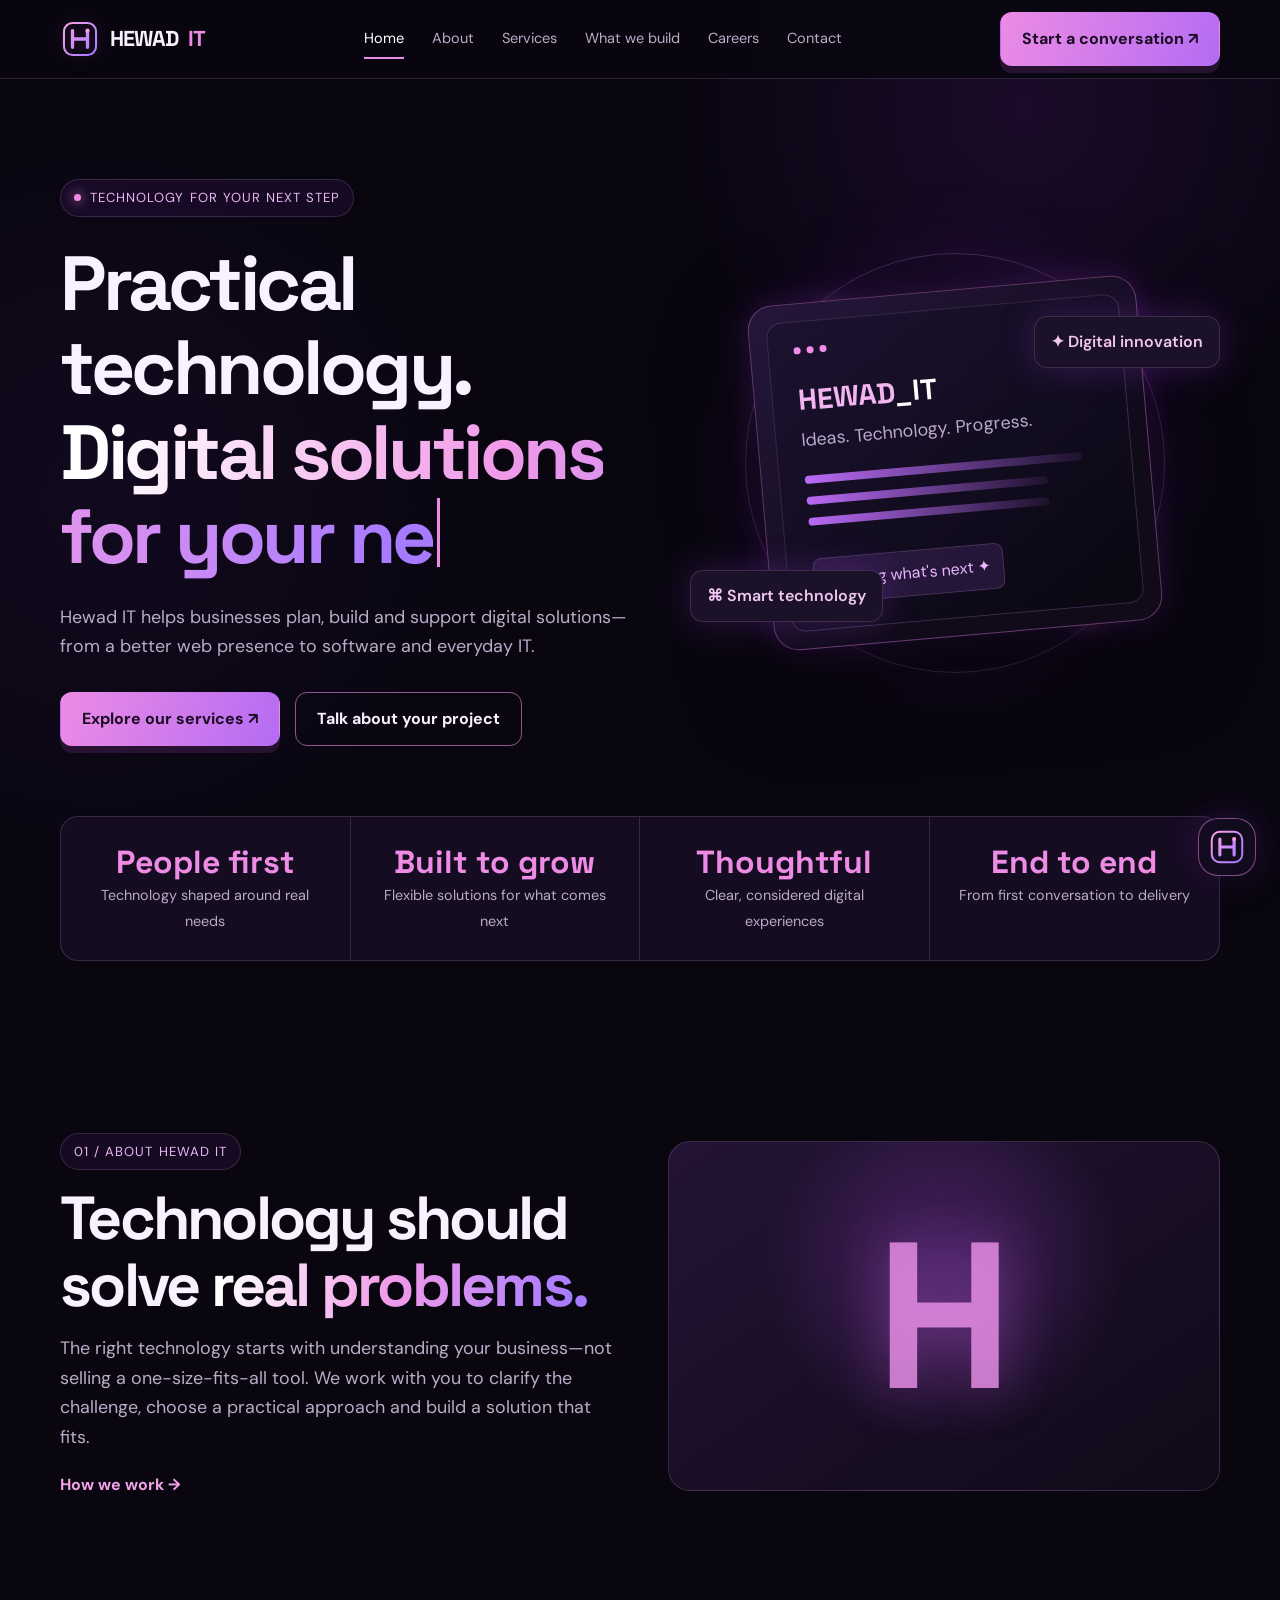
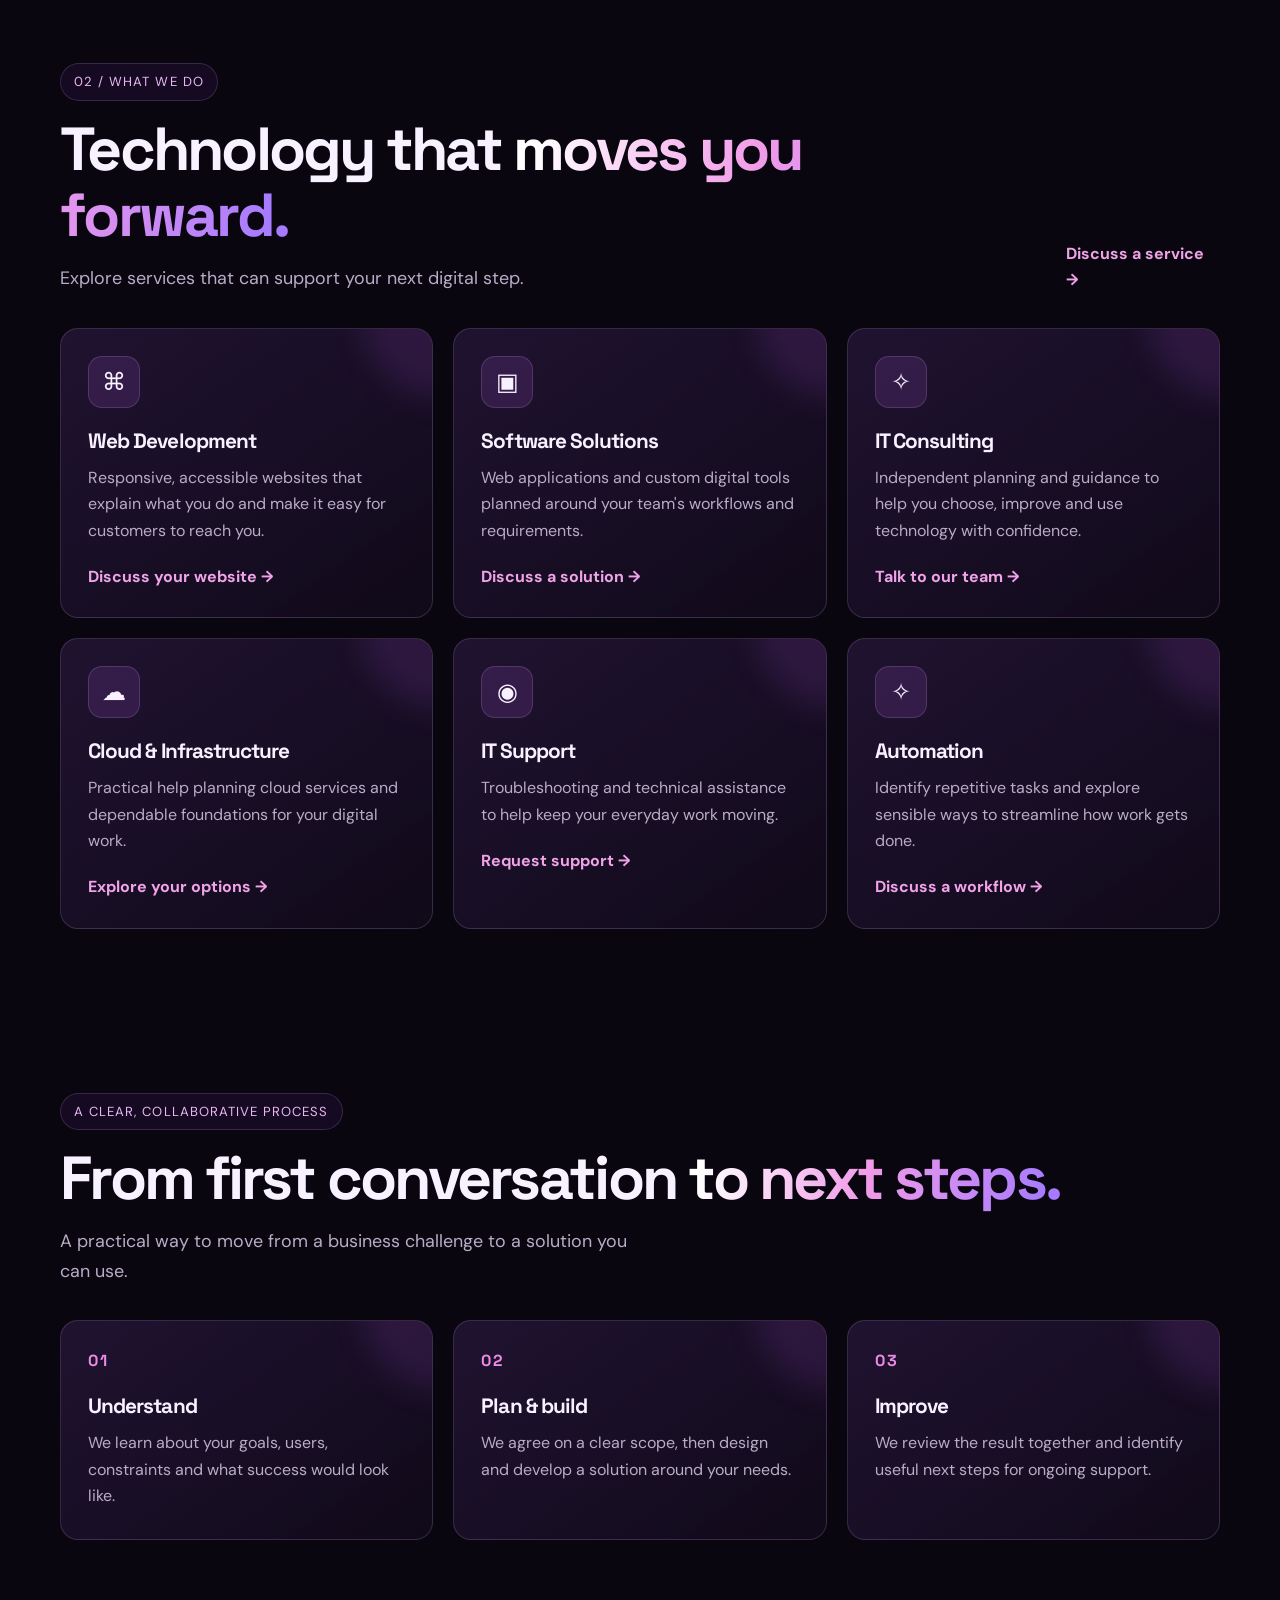
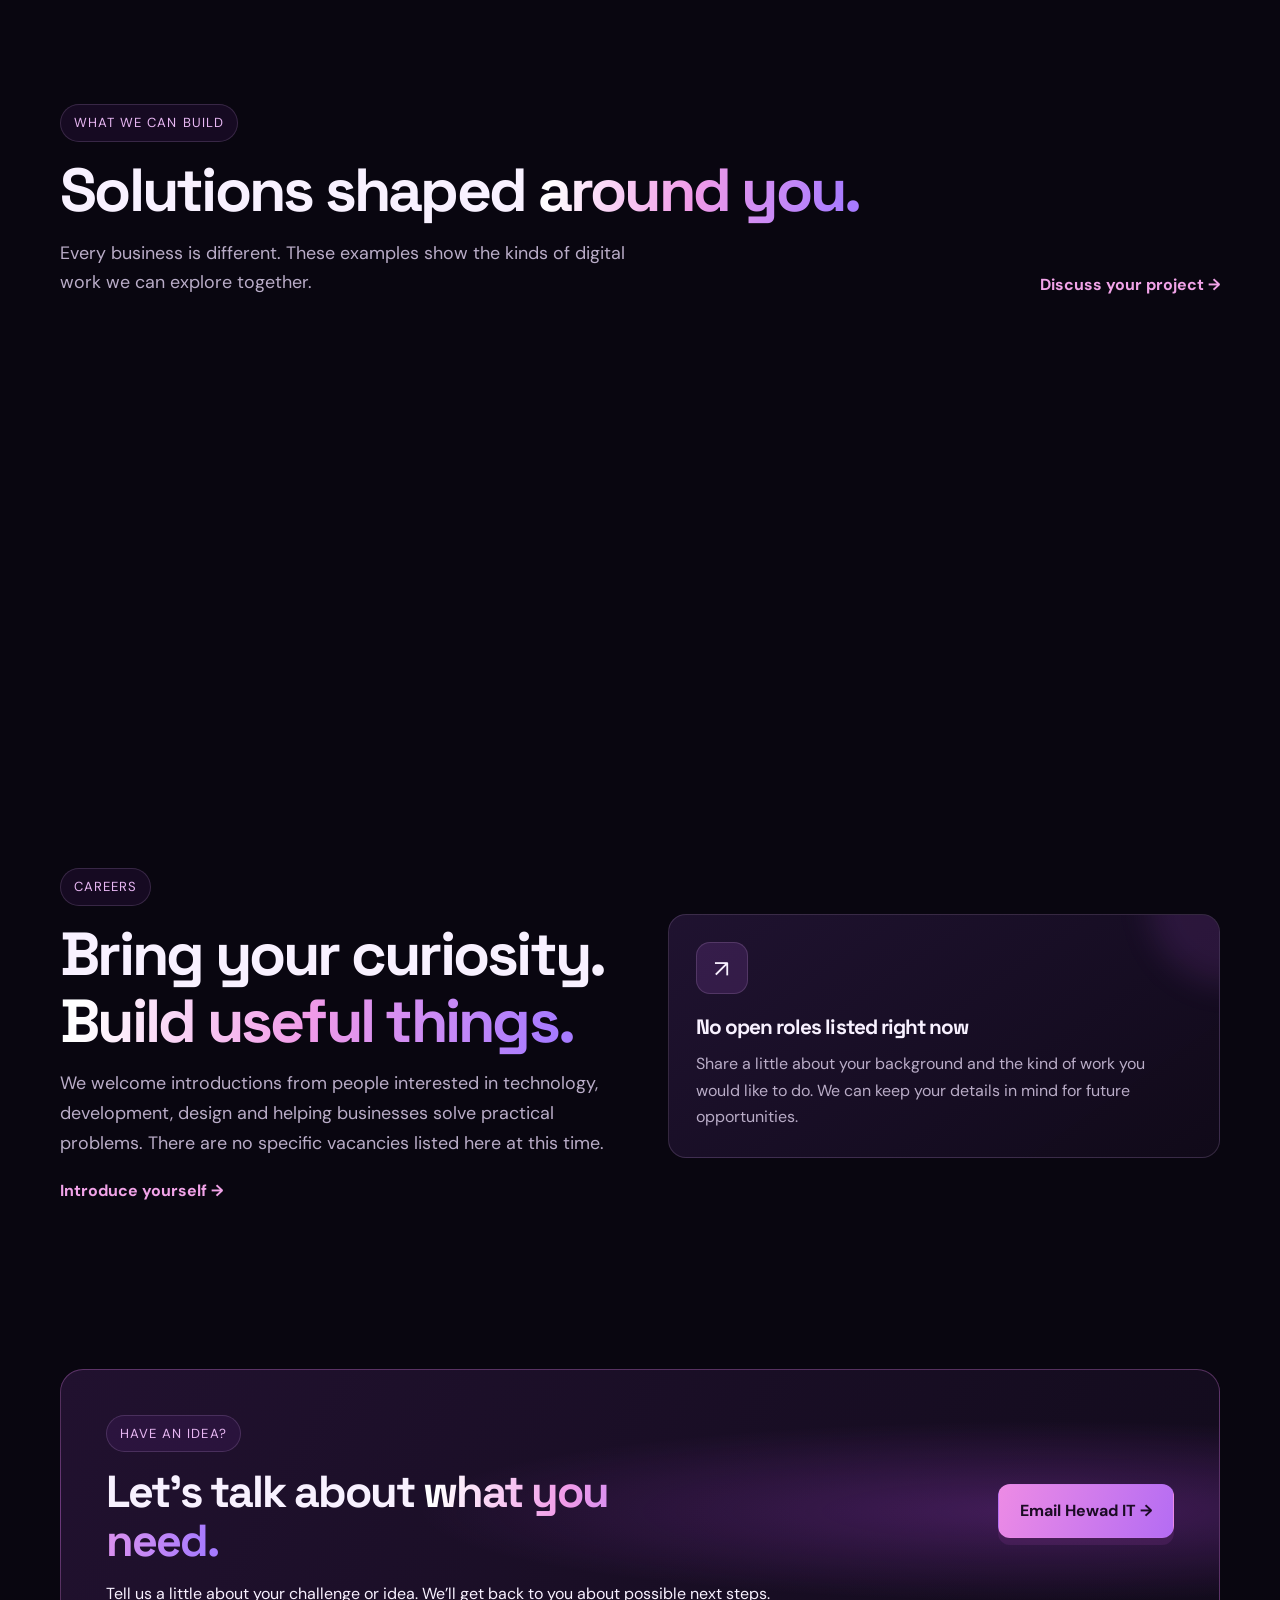
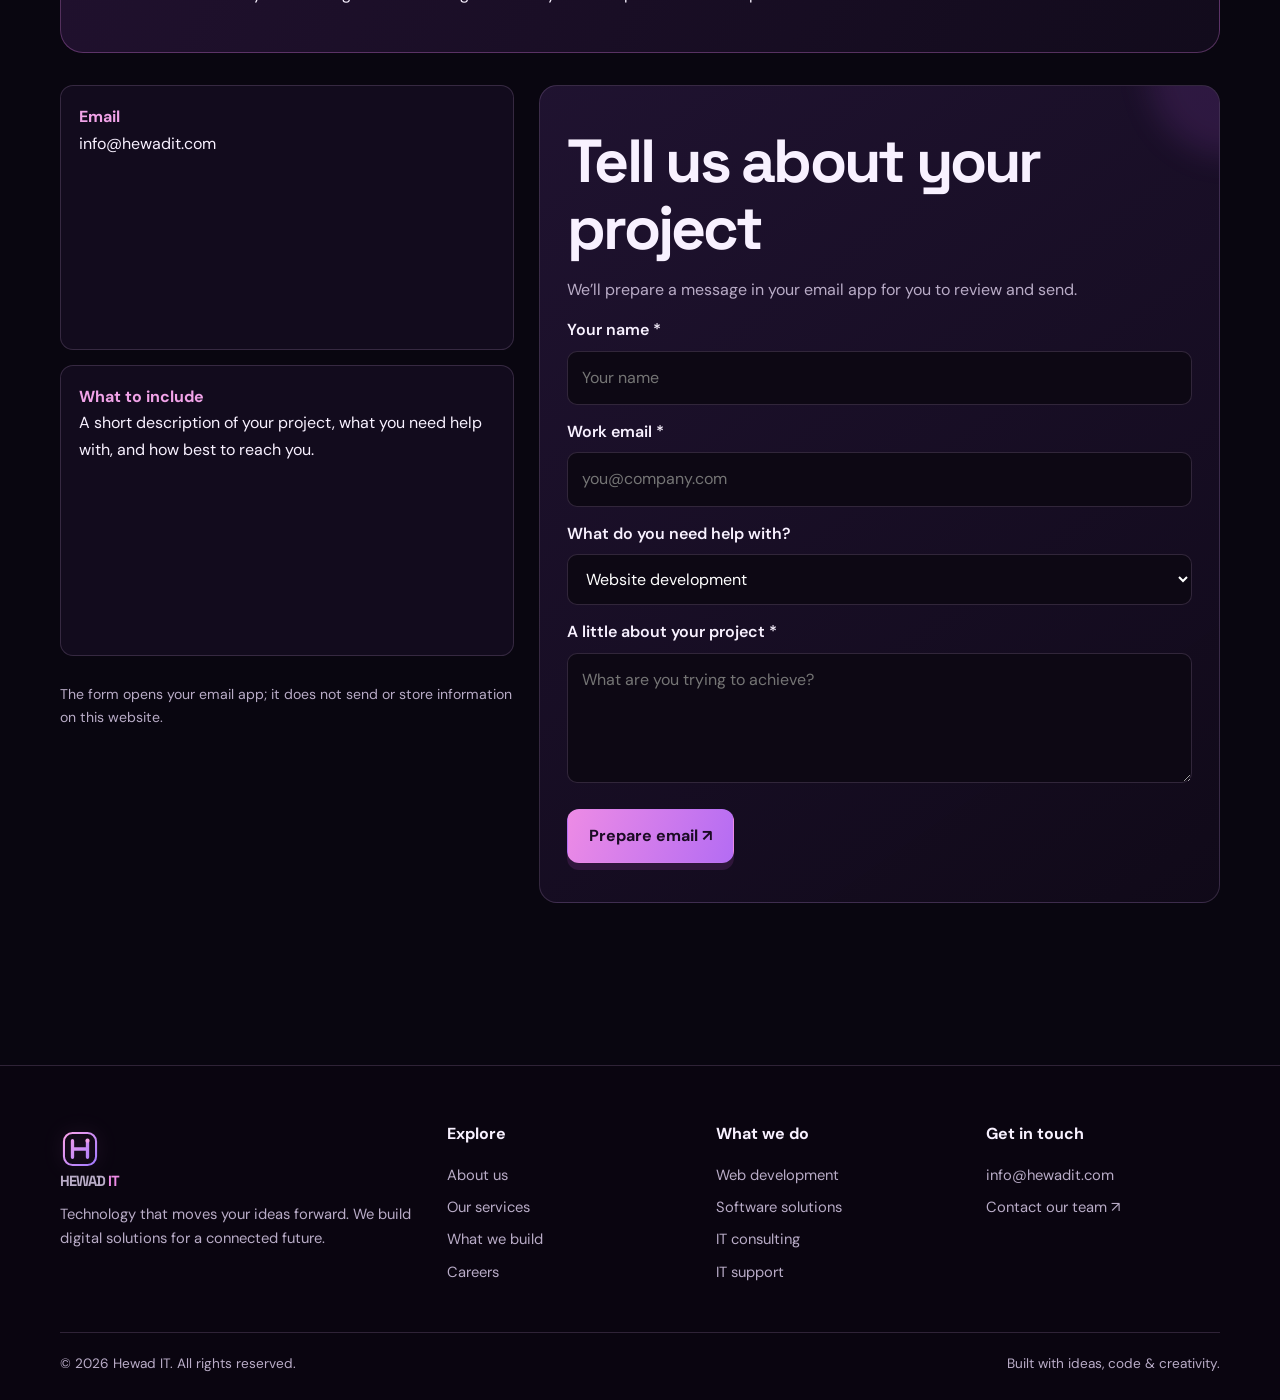
<file: index.html>
<!DOCTYPE html>
<html lang="en" class="one-page">
<head>
    <meta charset="UTF-8">
    <meta name="viewport" content="width=device-width, initial-scale=1.0">
    <meta name="description" content="Hewad IT helps businesses plan, build and support useful digital solutions, from websites and software to IT consulting.">
    <meta name="theme-color" content="#090610">
    <title>Hewad IT | Technology for your next step</title>
    <link rel="icon" type="image/svg+xml" href="images/hewad-logo.svg">
    <link rel="stylesheet" href="style.css">
</head>
<body>

<header class="site-header">
    <div class="container navbar">
        <a class="brand" href="#home" aria-label="Hewad IT home">
            <img class="brand-mark" src="images/hewad-logo.svg" alt=""> HEWAD <span>IT</span>
        </a>

        <nav class="nav-links" aria-label="Main navigation">
            <a class="active" href="#home" aria-current="page">Home</a>
            <a href="#about">About</a>
            <a href="#services">Services</a>
            <a href="#work">What we build</a>
            <a href="#careers">Careers</a>
            <a href="#contact">Contact</a>
        </nav>

        <div class="nav-actions">
            <a class="btn" href="#contact">Start a conversation ↗</a>
            <button class="menu-toggle" aria-label="Open menu" aria-expanded="false">☰</button>
        </div>
    </div>
</header>

<main>
    <!-- HERO SECTION -->
    <section class="container hero" id="home">
        <div>
            <span class="eyebrow">
                <i class="dot"></i> Technology for your next step
            </span>

            <h1>
                Practical technology.
                <span class="sr-only">Digital solutions for your next step</span>
                <span
                    class="gradient-text"
                    data-typing
                    data-phrases="Digital solutions for your next step|Smarter ways to work|Technology that moves you forward"
                    aria-hidden="true"
                >Digital solutions for your next step</span><span class="cursor" aria-hidden="true"></span>
            </h1>

            <p>
                Hewad IT helps businesses plan, build and support digital
                solutions—from a better web presence to software and everyday IT.
            </p>

            <div class="hero-buttons">
                <a class="btn" href="#services">Explore our services ↗</a>
                <a class="btn btn-outline" href="#contact">Talk about your project</a>
            </div>
        </div>

        <div class="hero-art">
            <div class="orbit"></div>

            <div class="device">
                <div class="device-screen">
                    <div class="screen-top">
                        <i></i><i></i><i></i>
                    </div>

                    <div class="screen-logo">
                        HEWAD<span>_IT</span>
                    </div>

                    <p>Ideas. Technology. Progress.</p>

                    <div class="code-line"></div>
                    <div class="code-line"></div>
                    <div class="code-line"></div>

                    <div class="screen-chip">
                        Building what's next ✦
                    </div>
                </div>
            </div>

            <div class="floating-tag tag-one">
                ✦ Digital innovation
            </div>

            <div class="floating-tag tag-two">
                ⌘ Smart technology
            </div>
        </div>
    </section>

    <!-- STATISTICS -->
    <div class="container stats" aria-label="How we work">
        <div class="stat">
            <strong>People first</strong>
            <span>Technology shaped around real needs</span>
        </div>

        <div class="stat">
            <strong>Built to grow</strong>
            <span>Flexible solutions for what comes next</span>
        </div>

        <div class="stat">
            <strong>Thoughtful</strong>
            <span>Clear, considered digital experiences</span>
        </div>

        <div class="stat">
            <strong>End to end</strong>
            <span>From first conversation to delivery</span>
        </div>
    </div>

    <!-- ABOUT PREVIEW -->
    <section class="section container" id="about">
        <div class="split reveal">
            <div>
                <span class="eyebrow">01 / About Hewad IT</span>

                <h2>
                    Technology should solve
                    <span class="gradient-text">real problems.</span>
                </h2>

                <p class="section-intro">
                    The right technology starts with understanding your
                    business—not selling a one-size-fits-all tool. We work
                    with you to clarify the challenge, choose a practical
                    approach and build a solution that fits.
                </p>

                <a class="text-link" href="#approach">
                    How we work →
                </a>
            </div>

            <div class="visual-panel">
                <div class="big-h">H</div>
            </div>
        </div>
    </section>

    <!-- SERVICES PREVIEW -->
    <section class="section container" id="services">
        <div class="section-head reveal">
            <div>
                <span class="eyebrow">02 / What we do</span>

                <h2>
                    Technology that
                    <span class="gradient-text">moves you forward.</span>
                </h2>

                <p class="section-intro">
                    Explore services that can support your next digital step.
                </p>
            </div>

            <a class="text-link" href="#contact">Discuss a service →</a>
        </div>

        <div class="grid-3">
            <article class="card reveal">
                <div class="icon-box">⌘</div>
                <h3>Web Development</h3>
                <p>Responsive, accessible websites that explain what you do and make it easy for customers to reach you.</p>
                <a class="text-link" href="#contact">Discuss your website →</a>
            </article>

            <article class="card reveal">
                <div class="icon-box">▣</div>
                <h3>Software Solutions</h3>
                <p>Web applications and custom digital tools planned around your team's workflows and requirements.</p>
                <a class="text-link" href="#contact">Discuss a solution →</a>
            </article>

            <article class="card reveal">
                <div class="icon-box">✧</div>
                <h3>IT Consulting</h3>
                <p>Independent planning and guidance to help you choose, improve and use technology with confidence.</p>
                <a class="text-link" href="#contact">Talk to our team →</a>
            </article>
            <article class="card reveal">
                <div class="icon-box">☁</div>
                <h3>Cloud & Infrastructure</h3>
                <p>Practical help planning cloud services and dependable foundations for your digital work.</p>
                <a class="text-link" href="#contact">Explore your options →</a>
            </article>
            <article class="card reveal">
                <div class="icon-box">◉</div>
                <h3>IT Support</h3>
                <p>Troubleshooting and technical assistance to help keep your everyday work moving.</p>
                <a class="text-link" href="#contact">Request support →</a>
            </article>
            <article class="card reveal">
                <div class="icon-box">✧</div>
                <h3>Automation</h3>
                <p>Identify repetitive tasks and explore sensible ways to streamline how work gets done.</p>
                <a class="text-link" href="#contact">Discuss a workflow →</a>
            </article>
        </div>
    </section>

    <!-- PROJECT PREVIEW -->
    <section class="section container" id="approach">
        <div class="section-head reveal">
            <div>
                <span class="eyebrow">A clear, collaborative process</span>
                <h2>From first conversation <span class="gradient-text">to next steps.</span></h2>
                <p class="section-intro">A practical way to move from a business challenge to a solution you can use.</p>
            </div>
        </div>
        <div class="grid-3 process-grid">
            <article class="card process-card reveal">
                <span class="process-number">01</span>
                <h3>Understand</h3>
                <p>We learn about your goals, users, constraints and what success would look like.</p>
            </article>
            <article class="card process-card reveal">
                <span class="process-number">02</span>
                <h3>Plan & build</h3>
                <p>We agree on a clear scope, then design and develop a solution around your needs.</p>
            </article>
            <article class="card process-card reveal">
                <span class="process-number">03</span>
                <h3>Improve</h3>
                <p>We review the result together and identify useful next steps for ongoing support.</p>
            </article>
        </div>
    </section>

    <section class="section container" id="work">
        <div class="section-head reveal">
            <div>
                <span class="eyebrow">What we can build</span>

                <h2>
                    Solutions shaped
                    <span class="gradient-text">around you.</span>
                </h2>

                <p class="section-intro">
                    Every business is different. These examples show the
                    kinds of digital work we can explore together.
                </p>
            </div>

            <a class="text-link" href="#contact">Discuss your project →</a>
        </div>

        <div class="grid-3">
            <article class="card project-card reveal">
                <div class="project-thumb">
                    <img src="images/computer-workspace.jpg" alt="Laptop showing a software development workspace" loading="lazy">
                </div>
                <div class="project-info">
                    <small>Web development</small>
                    <h3>Web applications</h3>
                    <p>Purpose-built online tools that make everyday tasks easier.</p>
                </div>
            </article>

            <article class="card project-card reveal">
                <div class="project-thumb">
                    <img src="images/computer-team.jpg" alt="Team collaborating around a computer" loading="lazy">
                </div>
                <div class="project-info">
                    <small>Web development</small>
                    <h3>Business websites</h3>
                    <p>Accessible, responsive websites that clearly present your business.</p>
                </div>
            </article>

            <article class="card project-card reveal">
                <div class="project-thumb">
                    <img src="images/computer-hardware.jpg" alt="Close-up of computer hardware and circuit board" loading="lazy">
                </div>
                <div class="project-info">
                    <small>Software solutions</small>
                    <h3>Digital platforms</h3>
                    <p>Connected experiences designed around your customers and team.</p>
                </div>
            </article>
        </div>
    </section>

    <section class="section container" id="careers">
        <div class="split reveal">
            <div>
                <span class="eyebrow">Careers</span>
                <h2>Bring your curiosity. <span class="gradient-text">Build useful things.</span></h2>
                <p class="section-intro">We welcome introductions from people interested in technology, development, design and helping businesses solve practical problems. There are no specific vacancies listed here at this time.</p>
                <a class="text-link" href="#contact">Introduce yourself →</a>
            </div>
            <div class="card career-card">
                <div class="icon-box">↗</div>
                <h3>No open roles listed right now</h3>
                <p>Share a little about your background and the kind of work you would like to do. We can keep your details in mind for future opportunities.</p>
            </div>
        </div>
    </section>

    <section class="section container" id="contact">
        <div class="cta reveal">
            <div>
                <span class="eyebrow">Have an idea?</span>

                <h2>
                    Let's talk about
                    <span class="gradient-text">what you need.</span>
                </h2>

                <p>
                    Tell us a little about your challenge or idea. We’ll get back to you about possible next steps.
                </p>
            </div>

            <a class="btn" href="mailto:info@hewadit.com?subject=Project%20enquiry">
                Email Hewad IT →
            </a>
        </div>
        <div class="contact-layout contact-section">
            <div class="contact-list reveal">
                <div class="contact-line">
                    <b>Email</b>
                    <a href="mailto:info@hewadit.com">info@hewadit.com</a>
                </div>
                <div class="contact-line">
                    <b>What to include</b>
                    <span>A short description of your project, what you need help with, and how best to reach you.</span>
                </div>
                <p class="form-note">The form opens your email app; it does not send or store information on this website.</p>
            </div>
            <form class="card form-card reveal" id="contactForm">
                <h2>Tell us about your project</h2>
                <p>We’ll prepare a message in your email app for you to review and send.</p>
                <label for="name">Your name *</label>
                <input id="name" name="name" autocomplete="name" required placeholder="Your name">
                <label for="email">Work email *</label>
                <input id="email" name="email" type="email" autocomplete="email" required placeholder="you@company.com">
                <label for="subject">What do you need help with?</label>
                <select id="subject" name="subject">
                    <option>Website development</option>
                    <option>Software solution</option>
                    <option>IT consulting</option>
                    <option>Cloud or IT support</option>
                    <option>Career enquiry</option>
                    <option>Other enquiry</option>
                </select>
                <label for="message">A little about your project *</label>
                <textarea id="message" name="message" required placeholder="What are you trying to achieve?"></textarea>
                <button class="btn" type="submit" style="margin-top:18px">Prepare email ↗</button>
                <p class="form-status" role="status" aria-live="polite"></p>
            </form>
        </div>
    </section>
</main>

<!-- FOOTER -->
<footer class="site-footer">
    <div class="container">
        <div class="footer-grid">
            <div>
                <a class="brand" href="#home" aria-label="Hewad IT home">
                    <img class="brand-mark" src="images/hewad-logo.svg" alt=""> HEWAD <span>IT</span>
                </a>

                <p>
                    Technology that moves your ideas forward.
                    We build digital solutions for a connected future.
                </p>
            </div>

            <div>
                <h4>Explore</h4>
                <a href="#about">About us</a>
                <a href="#services">Our services</a>
                <a href="#work">What we build</a>
                <a href="#careers">Careers</a>
            </div>

            <div>
                <h4>What we do</h4>
                <a href="#services">Web development</a>
                <a href="#services">Software solutions</a>
                <a href="#services">IT consulting</a>
                <a href="#services">IT support</a>
            </div>

            <div>
                <h4>Get in touch</h4>
                <a href="mailto:info@hewadit.com">info@hewadit.com</a>
                <a href="#contact">Contact our team ↗</a>
            </div>
        </div>

        <div class="footer-bottom">
            <span>© <span data-year></span> Hewad IT. All rights reserved.</span>
            <span>Built with ideas, code & creativity.</span>
        </div>
    </div>
</footer>

<a class="floating-home" href="#home" aria-label="Back to Hewad IT home">
    <img src="images/hewad-logo.svg" alt="">
</a>

<script src="main.js" defer></script>
</body>
</html>
</file>
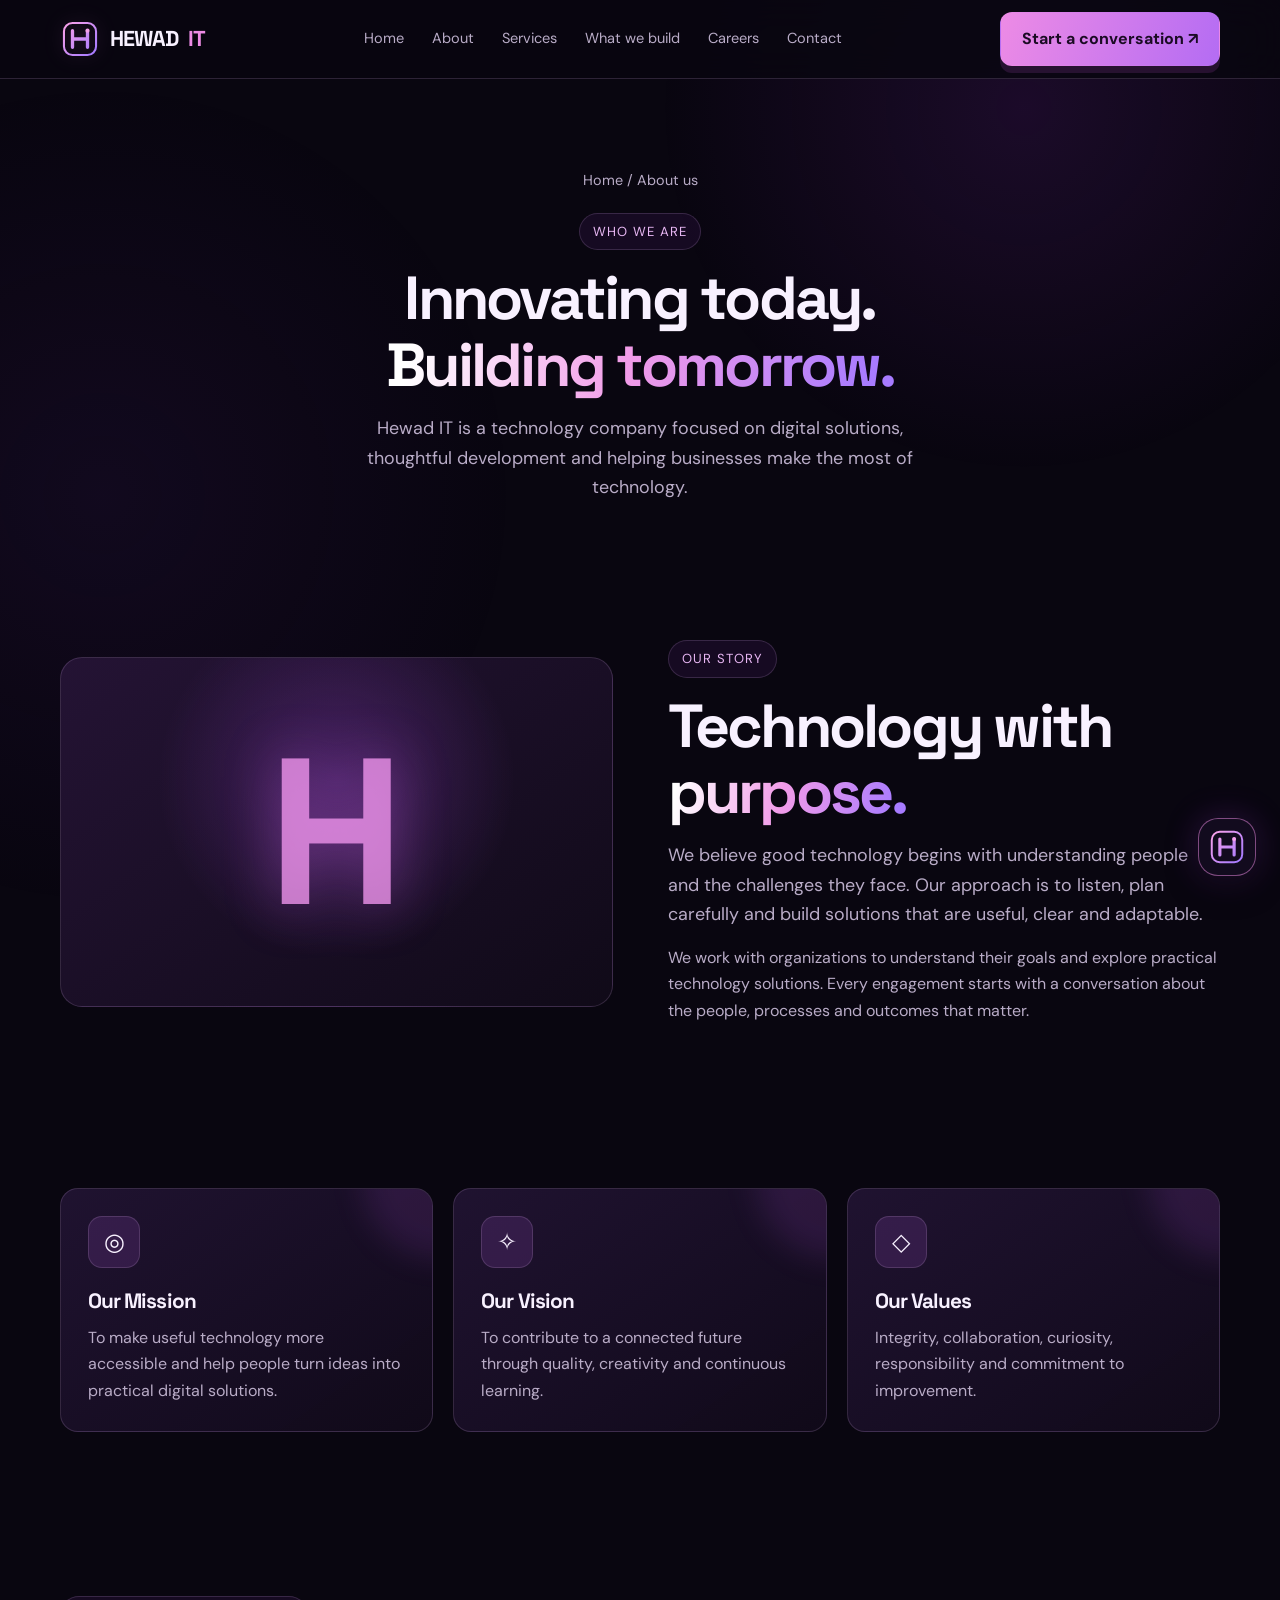
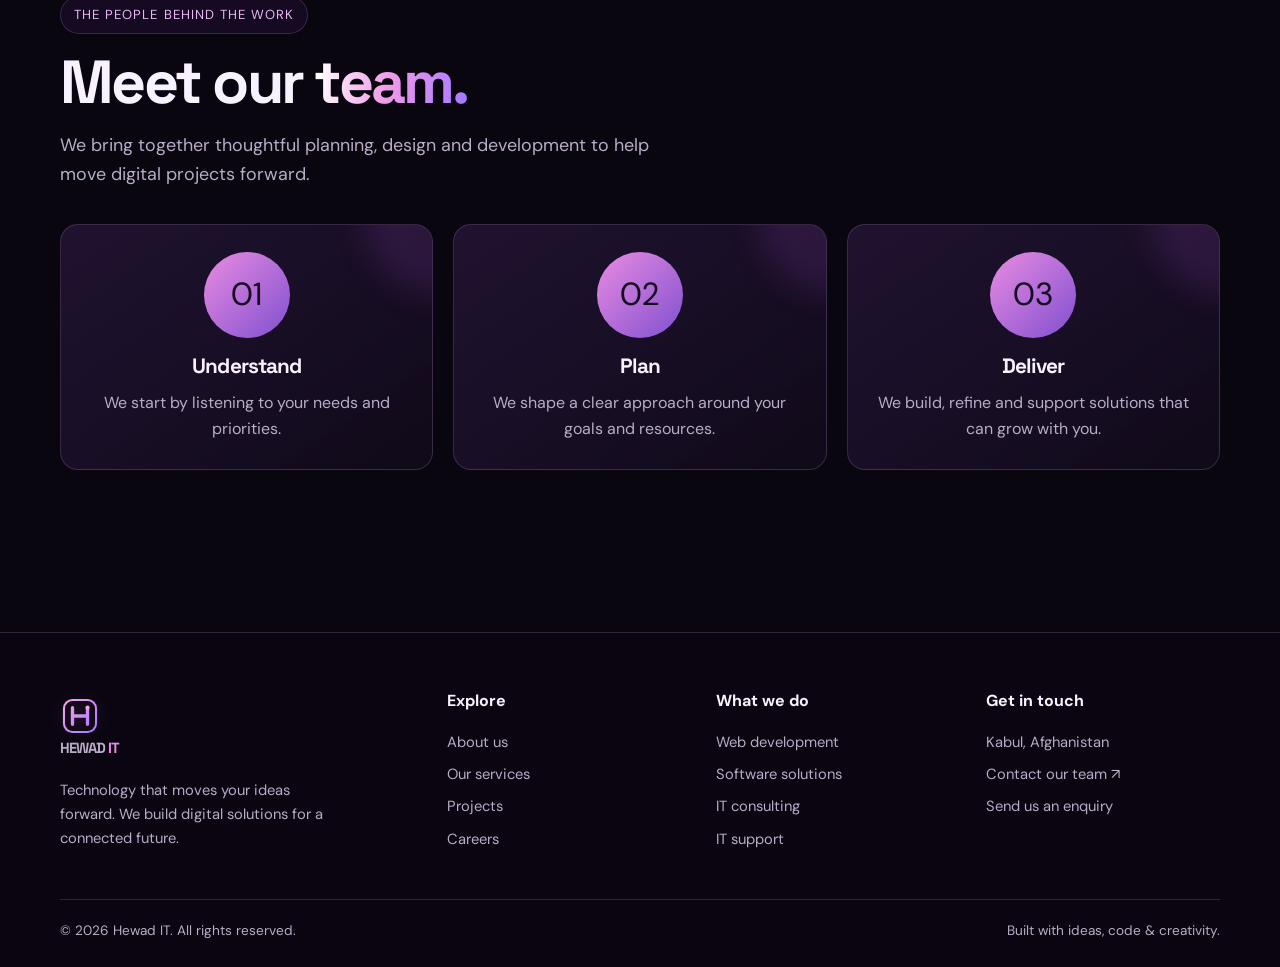
<file: about.html>
<!DOCTYPE html>
<html lang="en">
<head>
<meta charset="UTF-8">
<meta name="viewport" content="width=device-width, initial-scale=1.0">
<meta name="description" content="Learn about Hewad IT's people-first approach to thoughtful technology and digital solutions.">
<meta name="theme-color" content="#090610">
<link rel="icon" type="image/svg+xml" href="images/hewad-logo.svg">
<title>About Us | Hewad IT</title>
<link rel="stylesheet" href="style.css">
</head>
<body>

<header class="site-header">
<div class="container navbar">
<a class="brand" href="index.html#home"><img class="brand-mark" src="images/hewad-logo.svg" alt=""> HEWAD <span>IT</span></a>

<nav class="nav-links" aria-label="Main navigation">
<a href="index.html#home">Home</a>
<a href="index.html#about">About</a>
<a href="index.html#services">Services</a>
<a href="index.html#work">What we build</a>
<a href="index.html#careers">Careers</a>
<a href="index.html#contact">Contact</a>
</nav>

<div class="nav-actions">
<a class="btn" href="index.html#contact">Start a conversation ↗</a>
<button class="menu-toggle" aria-label="Open menu" aria-expanded="false">☰</button>
</div>
</div>
</header>

<main>
<section class="page-hero container">
<div class="breadcrumb">Home / About us</div>
<span class="eyebrow">Who we are</span>
<h1>Innovating today.<br><span class="gradient-text">Building tomorrow.</span></h1>
<p class="section-intro">
Hewad IT is a technology company focused on digital solutions,
thoughtful development and helping businesses make the most of technology.
</p>
</section>

<section class="section container">
<div class="split reveal">
<div class="visual-panel"><div class="big-h">H</div></div>

<div>
<span class="eyebrow">Our story</span>
<h2>Technology with <span class="gradient-text">purpose.</span></h2>
<p class="section-intro">
We believe good technology begins with understanding people and
the challenges they face. Our approach is to listen, plan carefully
and build solutions that are useful, clear and adaptable.
</p>
<p style="color:var(--muted);margin-top:15px">
We work with organizations to understand their goals and explore
practical technology solutions. Every engagement starts with a
conversation about the people, processes and outcomes that matter.
</p>
</div>
</div>
</section>

<section class="section container">
<div class="grid-3">

<article class="card reveal">
<div class="icon-box">◎</div>
<h3>Our Mission</h3>
<p>To make useful technology more accessible and help people turn ideas into practical digital solutions.</p>
</article>

<article class="card reveal">
<div class="icon-box">✧</div>
<h3>Our Vision</h3>
<p>To contribute to a connected future through quality, creativity and continuous learning.</p>
</article>

<article class="card reveal">
<div class="icon-box">◇</div>
<h3>Our Values</h3>
<p>Integrity, collaboration, curiosity, responsibility and commitment to improvement.</p>
</article>

</div>
</section>

<section class="section container">
<div class="section-head">
<div>
<span class="eyebrow">The people behind the work</span>
<h2>Meet our <span class="gradient-text">team.</span></h2>
<p class="section-intro">We bring together thoughtful planning, design and development to help move digital projects forward.</p>
</div>
</div>

<div class="grid-3">
<article class="card team-card reveal">
<div class="avatar">01</div>
<h3>Understand</h3>
<p>We start by listening to your needs and priorities.</p>
</article>

<article class="card team-card reveal">
<div class="avatar">02</div>
<h3>Plan</h3>
<p>We shape a clear approach around your goals and resources.</p>
</article>

<article class="card team-card reveal">
<div class="avatar">03</div>
<h3>Deliver</h3>
<p>We build, refine and support solutions that can grow with you.</p>
</article>
</div>
</section>
</main>

<footer class="site-footer">
<div class="container">
<div class="footer-grid">
<div>
<a class="brand" href="index.html"><img class="brand-mark" src="images/hewad-logo.svg" alt=""> HEWAD <span>IT</span></a>
<p style="margin-top:17px;max-width:270px">Technology that moves your ideas forward. We build digital solutions for a connected future.</p>
</div>

<div>
<h4>Explore</h4>
<a href="about.html">About us</a>
<a href="services.html">Our services</a>
<a href="projects.html">Projects</a>
<a href="careers.html">Careers</a>
</div>

<div>
<h4>What we do</h4>
<a href="services.html">Web development</a>
<a href="services.html">Software solutions</a>
<a href="services.html">IT consulting</a>
<a href="services.html">IT support</a>
</div>

<div>
<h4>Get in touch</h4>
<p>Kabul, Afghanistan</p>
<a href="contact.html">Contact our team ↗</a>
<a href="contact.html">Send us an enquiry</a>
</div>
</div>

<div class="footer-bottom">
<span>© <span data-year></span> Hewad IT. All rights reserved.</span>
<span>Built with ideas, code & creativity.</span>
</div>
</div>
</footer>

<a class="floating-home" href="index.html#home" aria-label="Back to Hewad IT home">
    <img src="images/hewad-logo.svg" alt="">
</a>

<script src="main.js" defer></script>
</body>
</html>
</file>
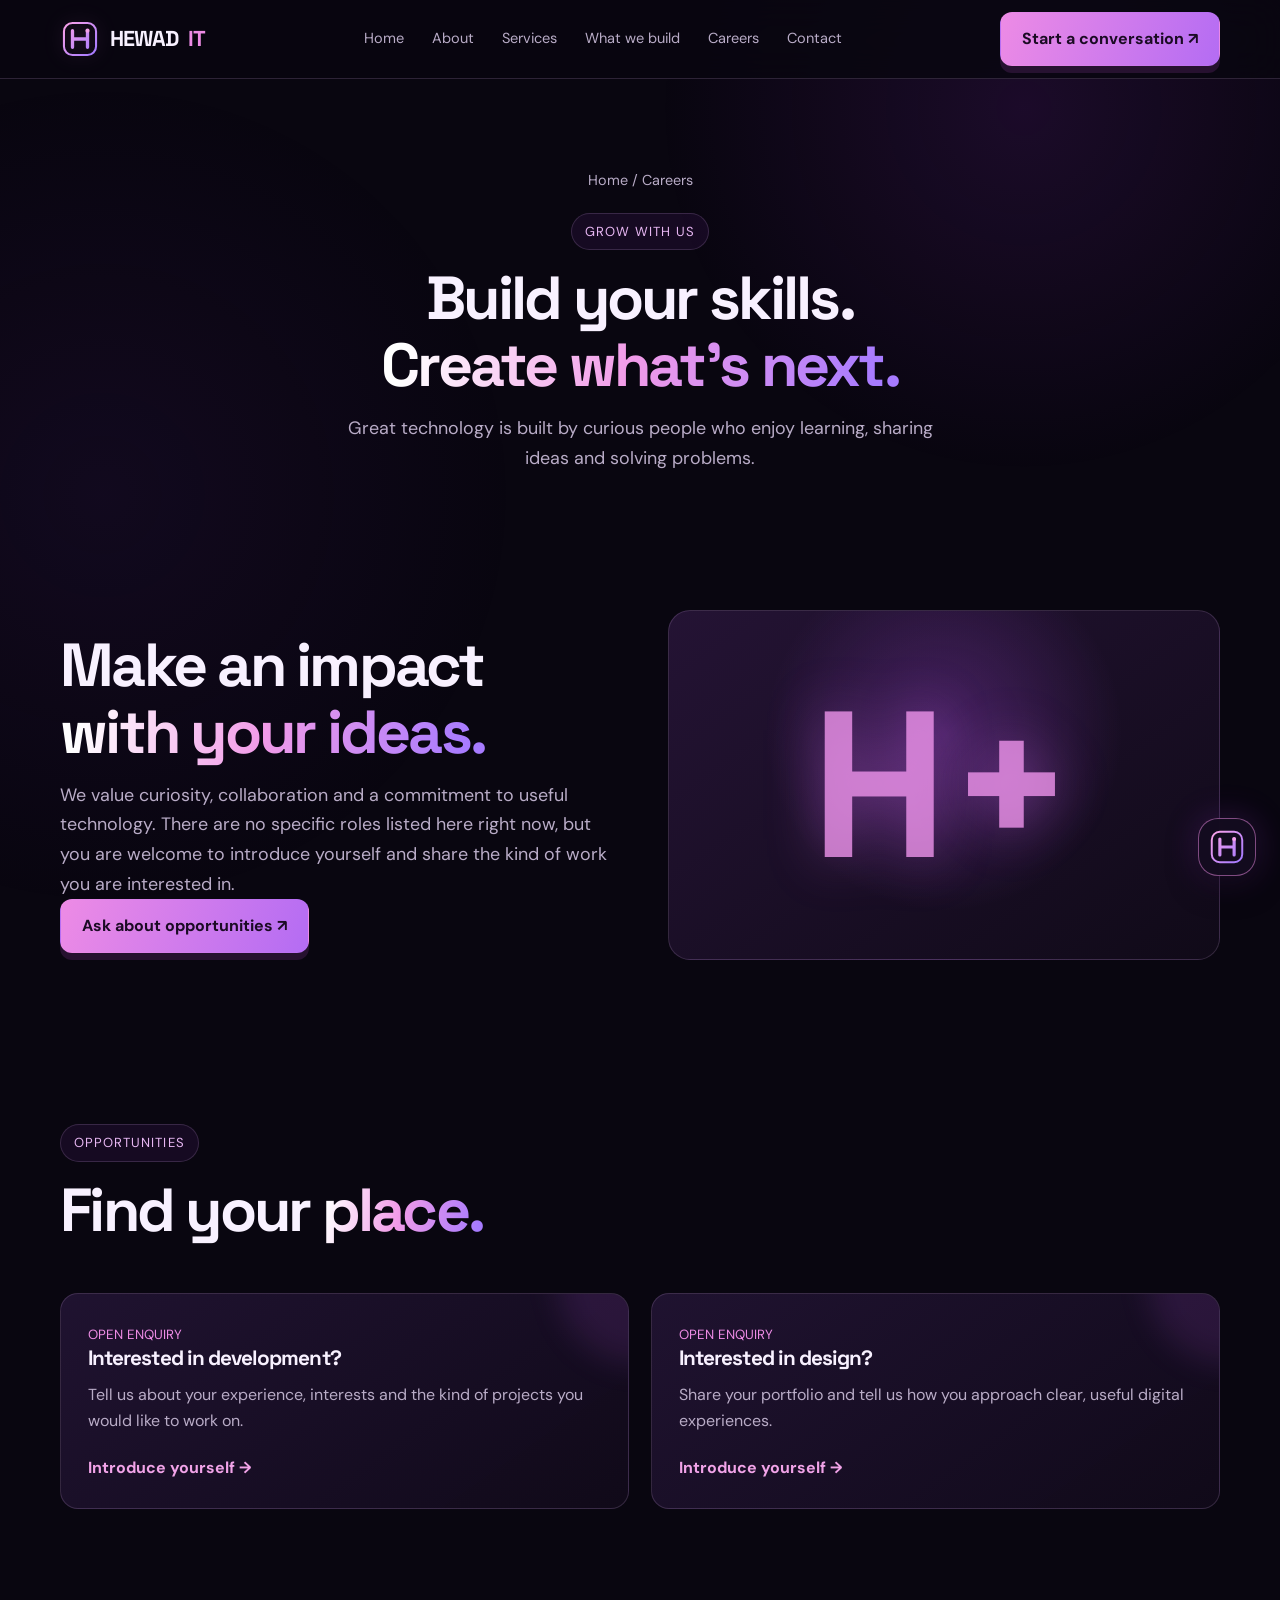
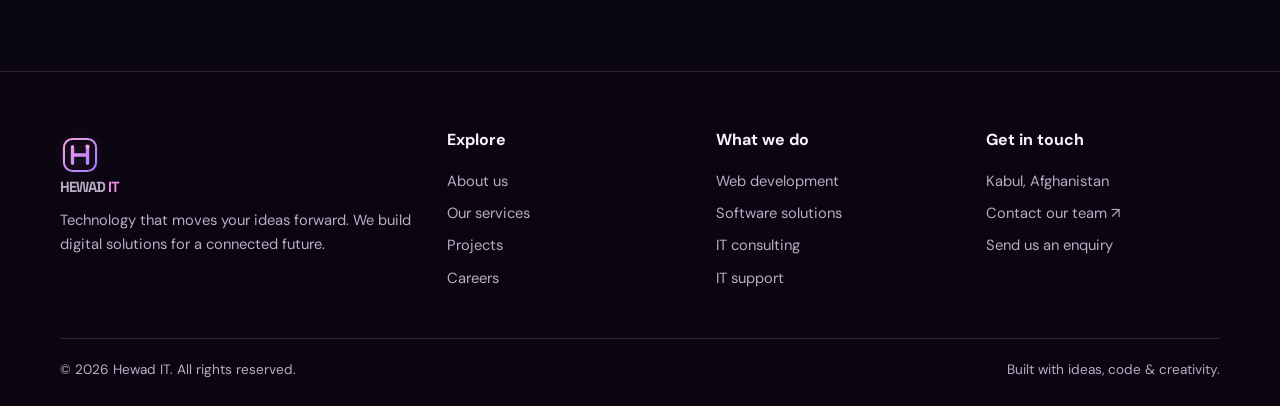
<file: careers.html>
<!-- careers.html -->
<!DOCTYPE html>
<html lang="en">
<head>
<meta charset="UTF-8">
<meta name="viewport" content="width=device-width, initial-scale=1.0">
<meta name="description" content="Connect with Hewad IT and introduce yourself for future opportunities.">
<meta name="theme-color" content="#090610">
<link rel="icon" type="image/svg+xml" href="images/hewad-logo.svg">
<title>Careers | Hewad IT</title>
<link rel="stylesheet" href="style.css">
</head>
<body>

<header class="site-header">
<div class="container navbar">
<a class="brand" href="index.html#home"><img class="brand-mark" src="images/hewad-logo.svg" alt=""> HEWAD <span>IT</span></a>
<nav class="nav-links" aria-label="Main navigation">
<a href="index.html#home">Home</a>
<a href="index.html#about">About</a>
<a href="index.html#services">Services</a>
<a href="index.html#work">What we build</a>
<a href="index.html#careers">Careers</a>
<a href="index.html#contact">Contact</a>
</nav>
<div class="nav-actions">
<a class="btn" href="index.html#contact">Start a conversation ↗</a>
<button class="menu-toggle" aria-label="Open menu" aria-expanded="false">☰</button>
</div>
</div>
</header>

<main>
<section class="page-hero container">
<div class="breadcrumb">Home / Careers</div>
<span class="eyebrow">Grow with us</span>
<h1>Build your skills.<br><span class="gradient-text">Create what's next.</span></h1>
<p class="section-intro">
Great technology is built by curious people who enjoy learning,
sharing ideas and solving problems.
</p>
</section>

<section class="section container">
<div class="split reveal">
<div>
<h2>Make an impact <span class="gradient-text">with your ideas.</span></h2>
<p class="section-intro">
We value curiosity, collaboration and a commitment to useful technology.
There are no specific roles listed here right now, but you are welcome
to introduce yourself and share the kind of work you are interested in.
</p>
<a class="btn" href="contact.html">Ask about opportunities ↗</a>
</div>
<div class="visual-panel"><div class="big-h">H+</div></div>
</div>
</section>

<section class="section container">
<div class="section-head">
<div>
<span class="eyebrow">Opportunities</span>
<h2>Find your <span class="gradient-text">place.</span></h2>
</div>
</div>

<div class="grid-2">
<article class="card reveal">
<small style="color:var(--pink)">OPEN ENQUIRY</small>
<h3>Interested in development?</h3>
<p>Tell us about your experience, interests and the kind of projects you would like to work on.</p>
<a class="text-link" href="contact.html">Introduce yourself →</a>
</article>

<article class="card reveal">
<small style="color:var(--pink)">OPEN ENQUIRY</small>
<h3>Interested in design?</h3>
<p>Share your portfolio and tell us how you approach clear, useful digital experiences.</p>
<a class="text-link" href="contact.html">Introduce yourself →</a>
</article>
</div>
</section>
</main>

<footer class="site-footer">
<div class="container">
<div class="footer-grid">
<div>
<a class="brand" href="index.html"><img class="brand-mark" src="images/hewad-logo.svg" alt=""> HEWAD <span>IT</span></a>
<p>Technology that moves your ideas forward. We build digital solutions for a connected future.</p>
</div>
<div>
<h4>Explore</h4>
<a href="about.html">About us</a>
<a href="services.html">Our services</a>
<a href="projects.html">Projects</a>
<a href="careers.html">Careers</a>
</div>
<div>
<h4>What we do</h4>
<a href="services.html">Web development</a>
<a href="services.html">Software solutions</a>
<a href="services.html">IT consulting</a>
<a href="services.html">IT support</a>
</div>
<div>
<h4>Get in touch</h4>
<p>Kabul, Afghanistan</p>
<a href="contact.html">Contact our team ↗</a>
<a href="contact.html">Send us an enquiry</a>
</div>
</div>
<div class="footer-bottom">
<span>© <span data-year></span> Hewad IT. All rights reserved.</span>
<span>Built with ideas, code & creativity.</span>
</div>
</div>
</footer>

<a class="floating-home" href="index.html#home" aria-label="Back to Hewad IT home">
    <img src="images/hewad-logo.svg" alt="">
</a>

<script src="main.js" defer></script>
</body>
</html>
</file>
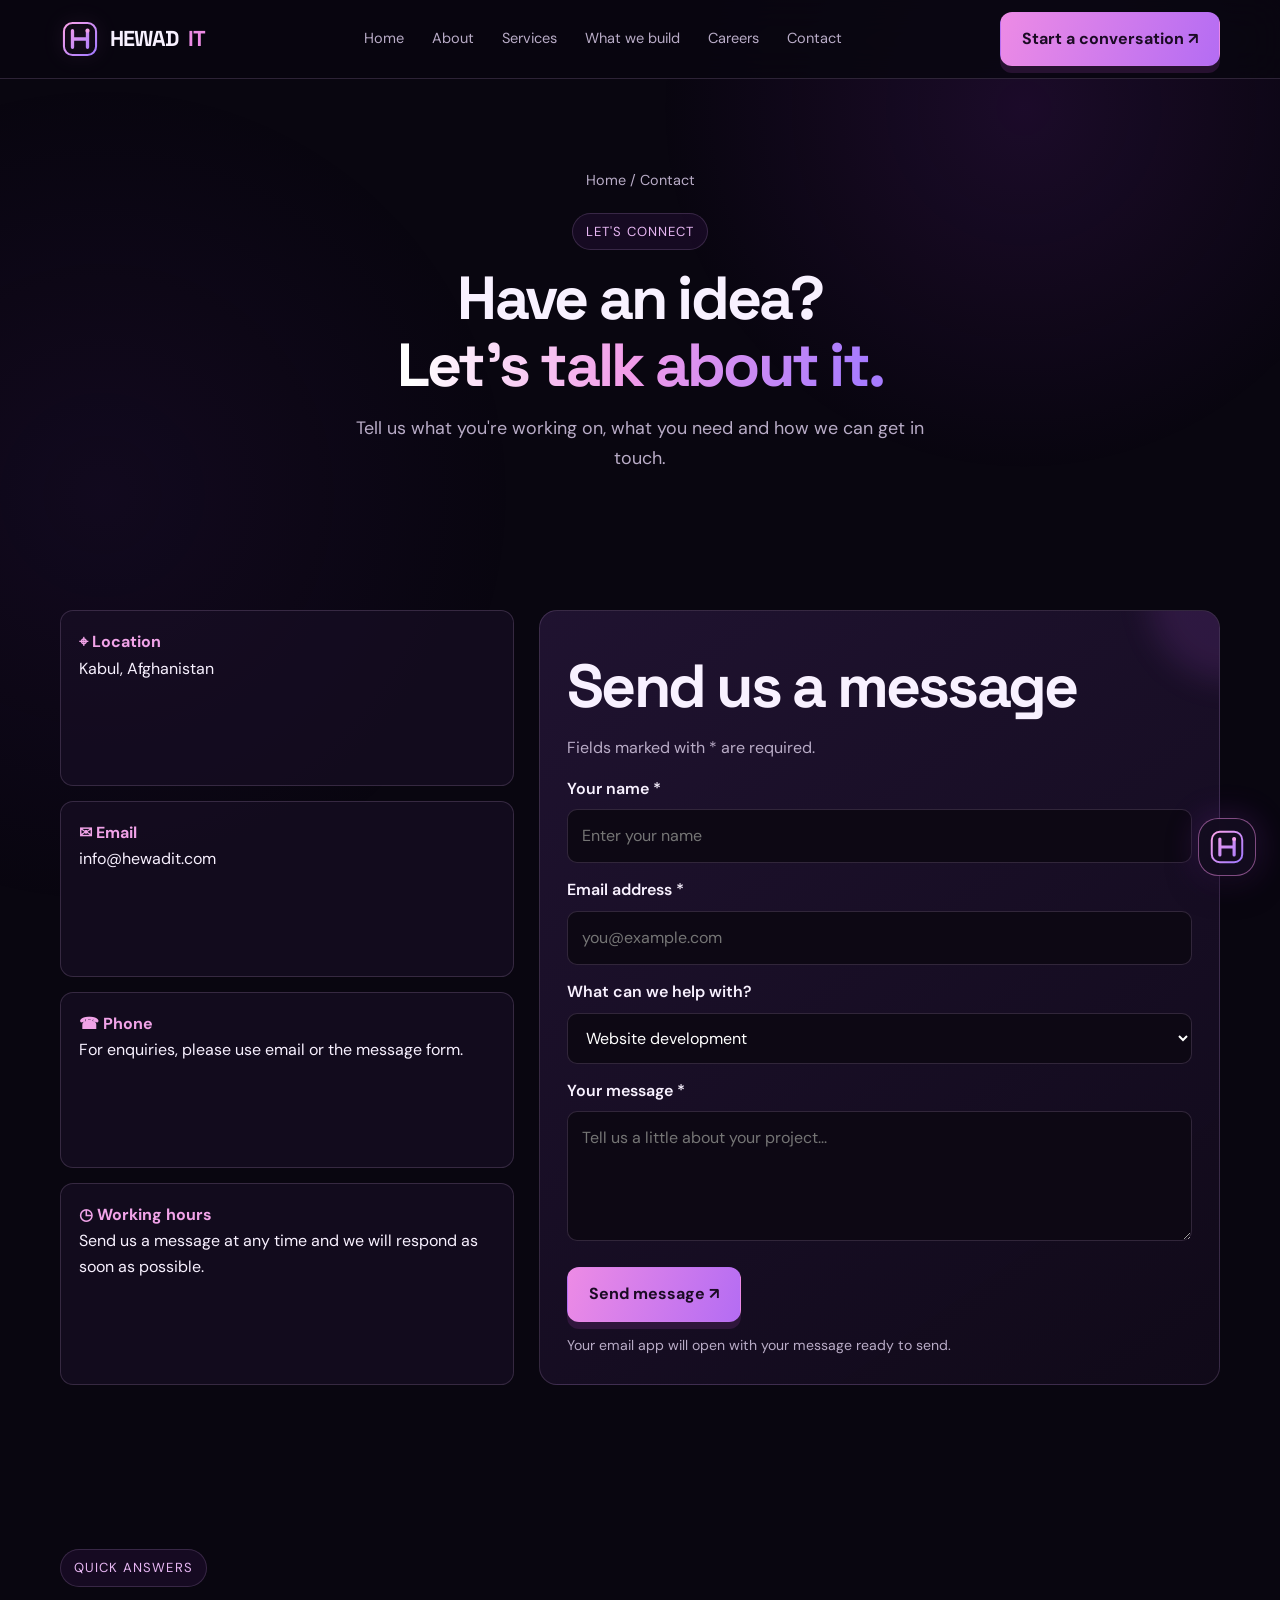
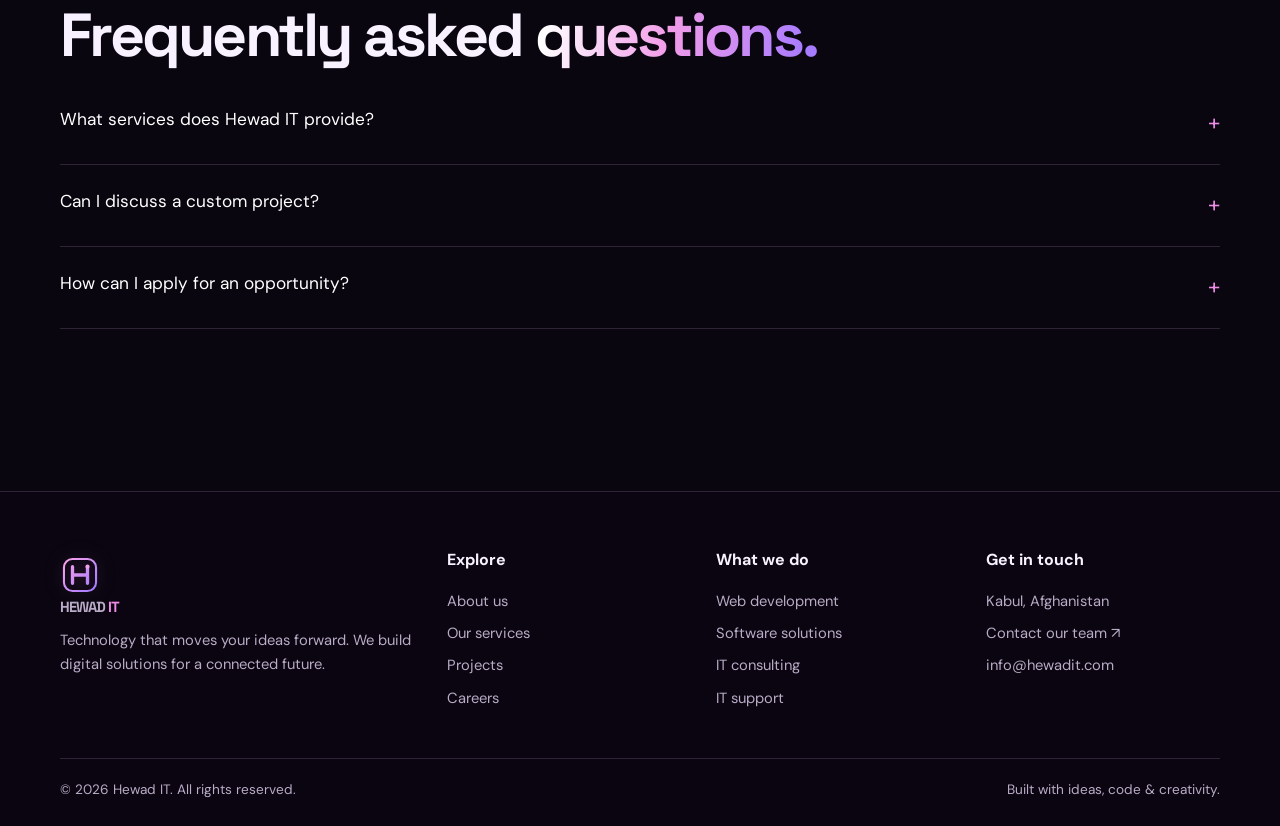
<file: contact.html>
<!-- contact.html -->
<!DOCTYPE html>
<html lang="en">
<head>
<meta charset="UTF-8">
<meta name="viewport" content="width=device-width, initial-scale=1.0">
<meta name="description" content="Contact Hewad IT to discuss a digital project, IT support or a future opportunity.">
<meta name="theme-color" content="#090610">
<link rel="icon" type="image/svg+xml" href="images/hewad-logo.svg">
<title>Contact Us | Hewad IT</title>
<link rel="stylesheet" href="style.css">
</head>
<body>

<header class="site-header">
<div class="container navbar">
<a class="brand" href="index.html#home"><img class="brand-mark" src="images/hewad-logo.svg" alt=""> HEWAD <span>IT</span></a>
<nav class="nav-links" aria-label="Main navigation">
<a href="index.html#home">Home</a>
<a href="index.html#about">About</a>
<a href="index.html#services">Services</a>
<a href="index.html#work">What we build</a>
<a href="index.html#careers">Careers</a>
<a href="index.html#contact">Contact</a>
</nav>
<div class="nav-actions">
<a class="btn" href="index.html#contact">Start a conversation ↗</a>
<button class="menu-toggle" aria-label="Open menu" aria-expanded="false">☰</button>
</div>
</div>
</header>

<main>
<section class="page-hero container">
<div class="breadcrumb">Home / Contact</div>
<span class="eyebrow">Let's connect</span>
<h1>Have an idea?<br><span class="gradient-text">Let's talk about it.</span></h1>
<p class="section-intro">
Tell us what you're working on, what you need and how we can get in touch.
</p>
</section>

<section class="section container">
<div class="contact-layout">

<div class="contact-list reveal">
<div class="contact-line">
<b>⌖ Location</b>
<span>Kabul, Afghanistan</span>
</div>

<div class="contact-line">
<b>✉ Email</b>
<a href="mailto:info@hewadit.com">info@hewadit.com</a>
</div>

<div class="contact-line">
<b>☎ Phone</b>
<span>For enquiries, please use email or the message form.</span>
</div>

<div class="contact-line">
<b>◷ Working hours</b>
<span>Send us a message at any time and we will respond as soon as possible.</span>
</div>
</div>

<form class="card form-card reveal" id="contactForm">
<h2>Send us a message</h2>
<p>Fields marked with * are required.</p>

<label for="name">Your name *</label>
<input id="name" name="name" required placeholder="Enter your name">

<label for="email">Email address *</label>
<input id="email" name="email" type="email" required placeholder="you@example.com">

<label for="subject">What can we help with?</label>
<select id="subject" name="subject">
<option>Website development</option>
<option>Software solution</option>
<option>IT support</option>
<option>Other enquiry</option>
</select>

<label for="message">Your message *</label>
<textarea id="message" name="message" required placeholder="Tell us a little about your project..."></textarea>

<button class="btn" type="submit" style="margin-top:18px">
Send message ↗
</button>

<p class="form-status" role="status"></p>

<p class="form-note">Your email app will open with your message ready to send.</p>
</form>

</div>
</section>

<!-- FAQ SECTION -->
<section class="container section">
<div class="faq-wrap reveal">
<span class="eyebrow">Quick answers</span>
<h2>Frequently asked <span class="gradient-text">questions.</span></h2>

<div class="faq-item">
<button class="faq-question" aria-expanded="false">
<span>What services does Hewad IT provide?</span>
<span>+</span>
</button>
<div class="faq-answer">
We help with web development, software solutions, IT consulting and
support. Get in touch to discuss your specific needs.
</div>
</div>

<div class="faq-item">
<button class="faq-question" aria-expanded="false">
<span>Can I discuss a custom project?</span>
<span>+</span>
</button>
<div class="faq-answer">
Yes. Use the contact form to describe your project idea and the type
of support you are looking for.
</div>
</div>

<div class="faq-item">
<button class="faq-question" aria-expanded="false">
<span>How can I apply for an opportunity?</span>
<span>+</span>
</button>
<div class="faq-answer">
Check the Careers page for current opportunities and contact the
company using its official contact details.
</div>
</div>

</div>
</section>
</main>

<footer class="site-footer">
<div class="container">
<div class="footer-grid">
<div>
<a class="brand" href="index.html"><img class="brand-mark" src="images/hewad-logo.svg" alt=""> HEWAD <span>IT</span></a>
<p>Technology that moves your ideas forward. We build digital solutions for a connected future.</p>
</div>

<div>
<h4>Explore</h4>
<a href="about.html">About us</a>
<a href="services.html">Our services</a>
<a href="projects.html">Projects</a>
<a href="careers.html">Careers</a>
</div>

<div>
<h4>What we do</h4>
<a href="services.html">Web development</a>
<a href="services.html">Software solutions</a>
<a href="services.html">IT consulting</a>
<a href="services.html">IT support</a>
</div>

<div>
<h4>Get in touch</h4>
<p>Kabul, Afghanistan</p>
<a href="contact.html">Contact our team ↗</a>
<a href="mailto:info@hewadit.com">info@hewadit.com</a>
</div>
</div>

<div class="footer-bottom">
<span>© <span data-year></span> Hewad IT. All rights reserved.</span>
<span>Built with ideas, code & creativity.</span>
</div>
</div>
</footer>

<a class="floating-home" href="index.html#home" aria-label="Back to Hewad IT home">
    <img src="images/hewad-logo.svg" alt="">
</a>

<script src="main.js" defer></script>
</body>
</html>
</file>
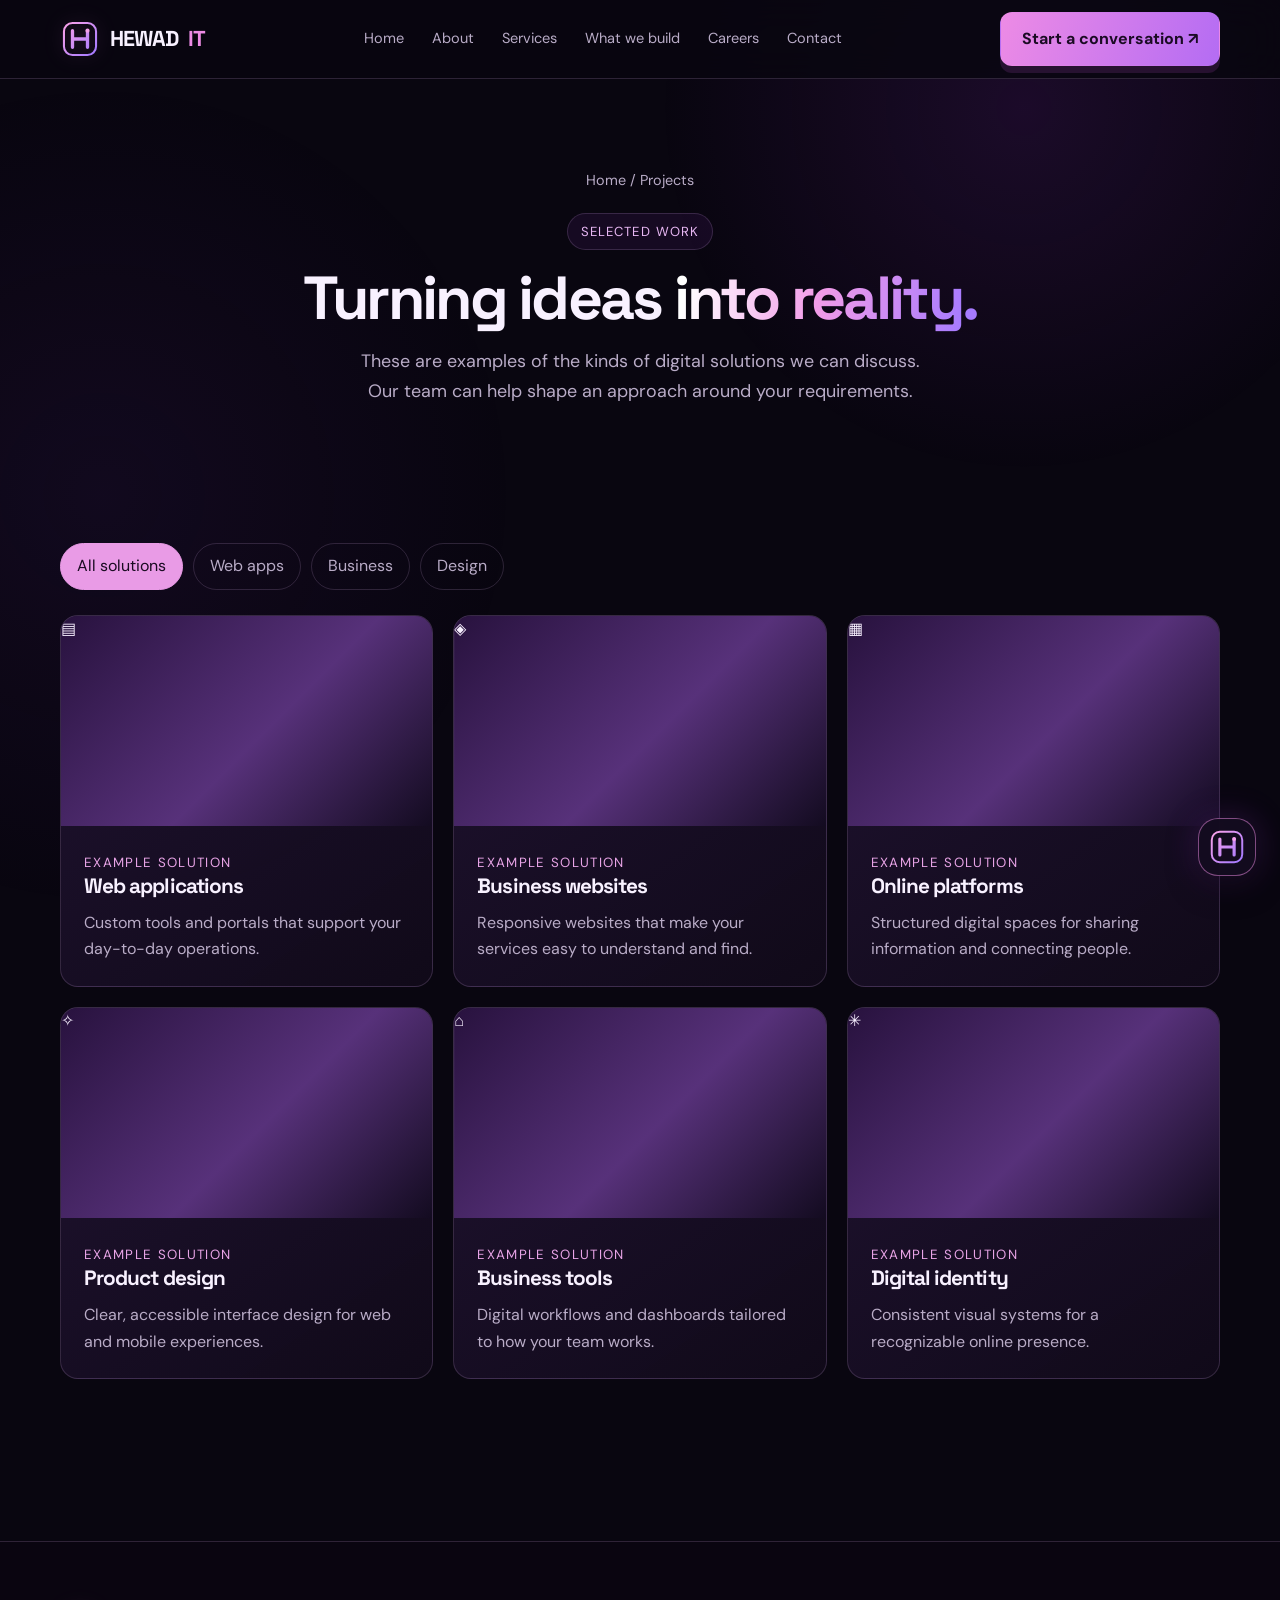
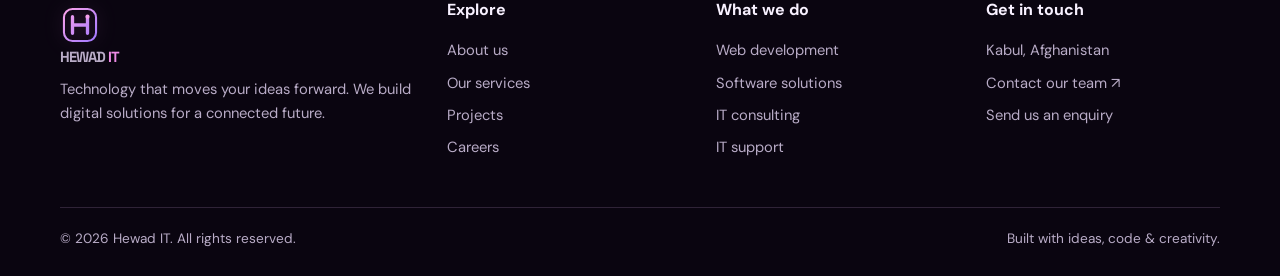
<file: projects.html>
<!-- projects.html -->
<!DOCTYPE html>
<html lang="en">
<head>
<meta charset="UTF-8">
<meta name="viewport" content="width=device-width, initial-scale=1.0">
<meta name="description" content="Explore example web, business and design solutions from Hewad IT.">
<meta name="theme-color" content="#090610">
<link rel="icon" type="image/svg+xml" href="images/hewad-logo.svg">
<title>Projects & Portfolio | Hewad IT</title>
<link rel="stylesheet" href="style.css">
</head>
<body>

<header class="site-header">
<div class="container navbar">
<a class="brand" href="index.html#home"><img class="brand-mark" src="images/hewad-logo.svg" alt=""> HEWAD <span>IT</span></a>
<nav class="nav-links" aria-label="Main navigation">
<a href="index.html#home">Home</a>
<a href="index.html#about">About</a>
<a href="index.html#services">Services</a>
<a href="index.html#work">What we build</a>
<a href="index.html#careers">Careers</a>
<a href="index.html#contact">Contact</a>
</nav>
<div class="nav-actions">
<a class="btn" href="index.html#contact">Start a conversation ↗</a>
<button class="menu-toggle" aria-label="Open menu" aria-expanded="false">☰</button>
</div>
</div>
</header>

<main>
<section class="page-hero container">
<div class="breadcrumb">Home / Projects</div>
<span class="eyebrow">Selected work</span>
<h1>Turning ideas <span class="gradient-text">into reality.</span></h1>
<p class="section-intro">
These are examples of the kinds of digital solutions we can discuss.
Our team can help shape an approach around your requirements.
</p>
</section>

<section class="section container">

<div class="filter-bar">
<button class="filter-btn active" data-filter="all" aria-pressed="true">All solutions</button>
<button class="filter-btn" data-filter="web" aria-pressed="false">Web apps</button>
<button class="filter-btn" data-filter="business" aria-pressed="false">Business</button>
<button class="filter-btn" data-filter="design" aria-pressed="false">Design</button>
</div>

<div class="grid-3">

<article class="card project-card reveal" data-category="web">
<div class="project-thumb">▤</div>
<div class="project-info">
<small>Example solution</small>
<h3>Web applications</h3>
<p>Custom tools and portals that support your day-to-day operations.</p>
</div>
</article>

<article class="card project-card reveal" data-category="business">
<div class="project-thumb">◈</div>
<div class="project-info">
<small>Example solution</small>
<h3>Business websites</h3>
<p>Responsive websites that make your services easy to understand and find.</p>
</div>
</article>

<article class="card project-card reveal" data-category="web">
<div class="project-thumb">▦</div>
<div class="project-info">
<small>Example solution</small>
<h3>Online platforms</h3>
<p>Structured digital spaces for sharing information and connecting people.</p>
</div>
</article>

<article class="card project-card reveal" data-category="design">
<div class="project-thumb">✧</div>
<div class="project-info">
<small>Example solution</small>
<h3>Product design</h3>
<p>Clear, accessible interface design for web and mobile experiences.</p>
</div>
</article>

<article class="card project-card reveal" data-category="business">
<div class="project-thumb">⌂</div>
<div class="project-info">
<small>Example solution</small>
<h3>Business tools</h3>
<p>Digital workflows and dashboards tailored to how your team works.</p>
</div>
</article>

<article class="card project-card reveal" data-category="design">
<div class="project-thumb">✳</div>
<div class="project-info">
<small>Example solution</small>
<h3>Digital identity</h3>
<p>Consistent visual systems for a recognizable online presence.</p>
</div>
</article>

</div>
</section>
</main>

<footer class="site-footer">
<div class="container">
<div class="footer-grid">
<div>
<a class="brand" href="index.html"><img class="brand-mark" src="images/hewad-logo.svg" alt=""> HEWAD <span>IT</span></a>
<p>Technology that moves your ideas forward. We build digital solutions for a connected future.</p>
</div>
<div>
<h4>Explore</h4>
<a href="about.html">About us</a>
<a href="services.html">Our services</a>
<a href="projects.html">Projects</a>
<a href="careers.html">Careers</a>
</div>
<div>
<h4>What we do</h4>
<a href="services.html">Web development</a>
<a href="services.html">Software solutions</a>
<a href="services.html">IT consulting</a>
<a href="services.html">IT support</a>
</div>
<div>
<h4>Get in touch</h4>
<p>Kabul, Afghanistan</p>
<a href="contact.html">Contact our team ↗</a>
<a href="contact.html">Send us an enquiry</a>
</div>
</div>
<div class="footer-bottom">
<span>© <span data-year></span> Hewad IT. All rights reserved.</span>
<span>Built with ideas, code & creativity.</span>
</div>
</div>
</footer>

<a class="floating-home" href="index.html#home" aria-label="Back to Hewad IT home">
    <img src="images/hewad-logo.svg" alt="">
</a>

<script src="main.js" defer></script>
</body>
</html>
</file>
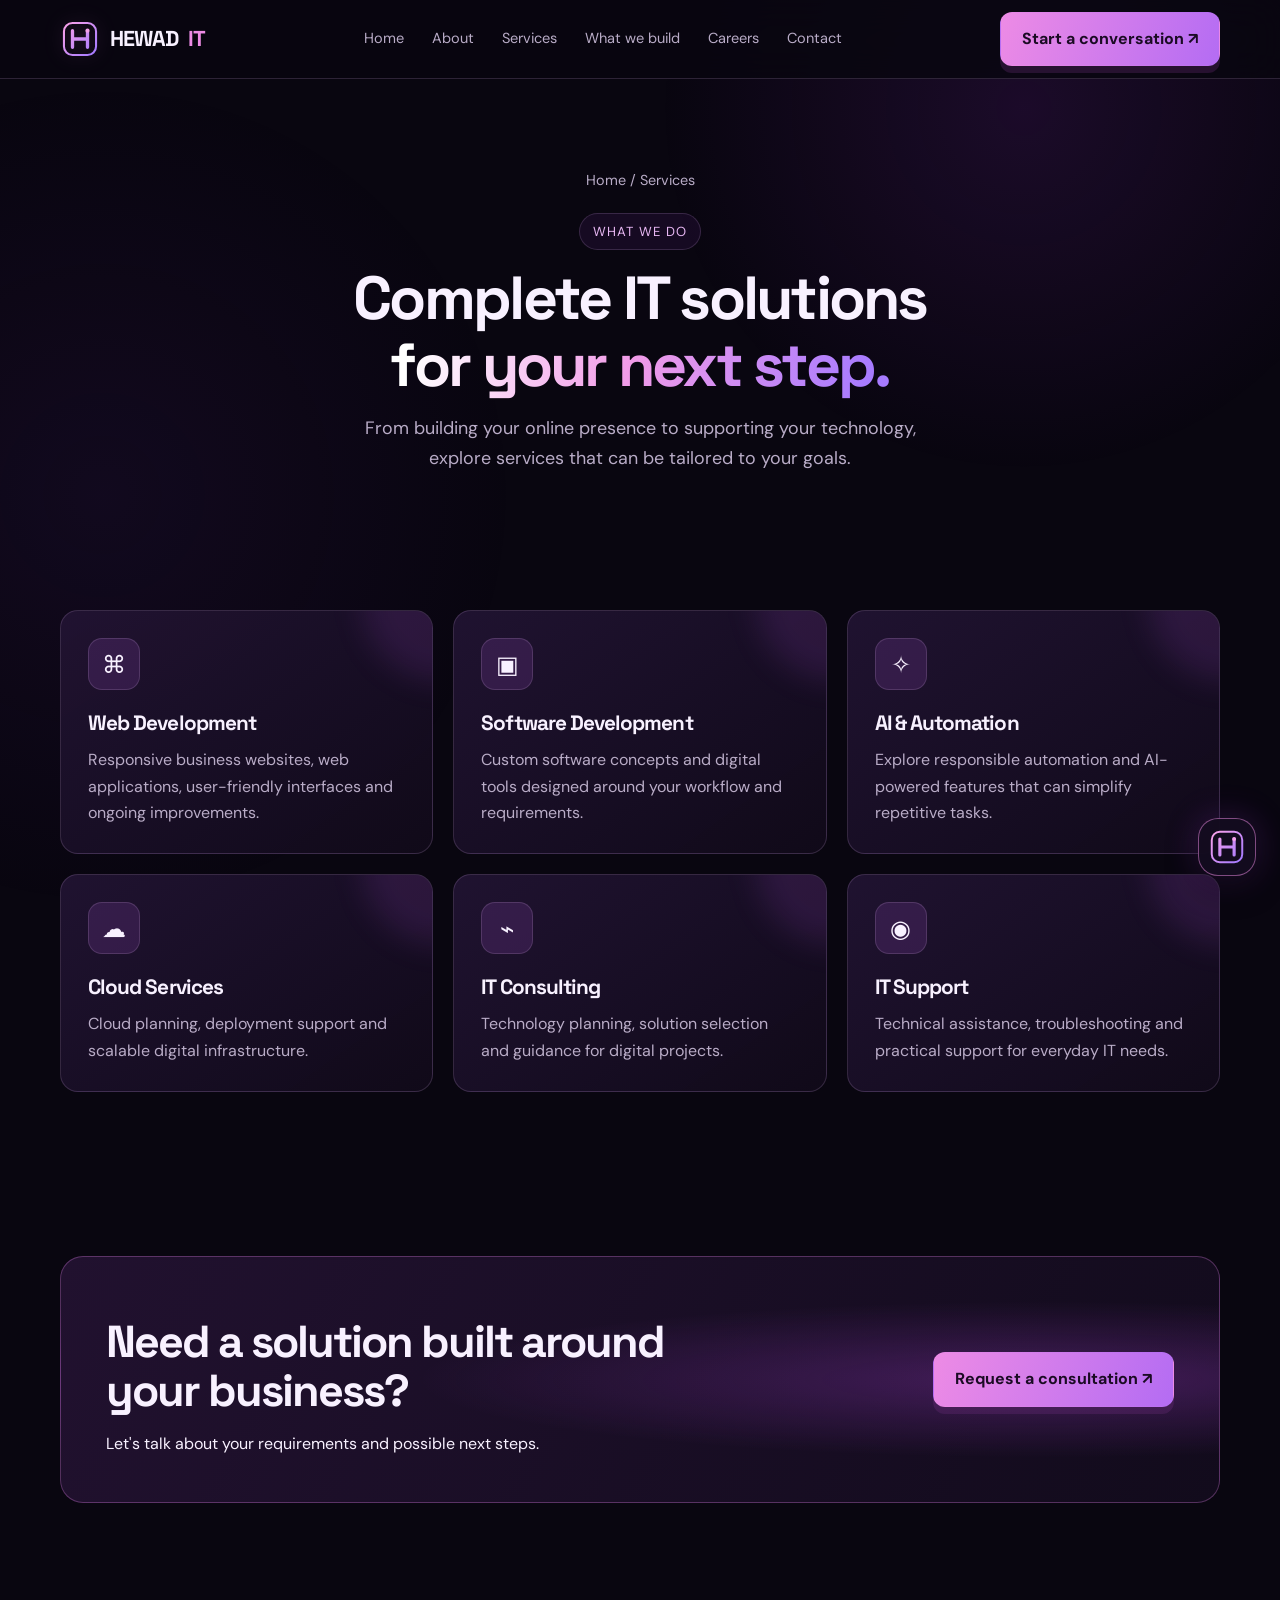
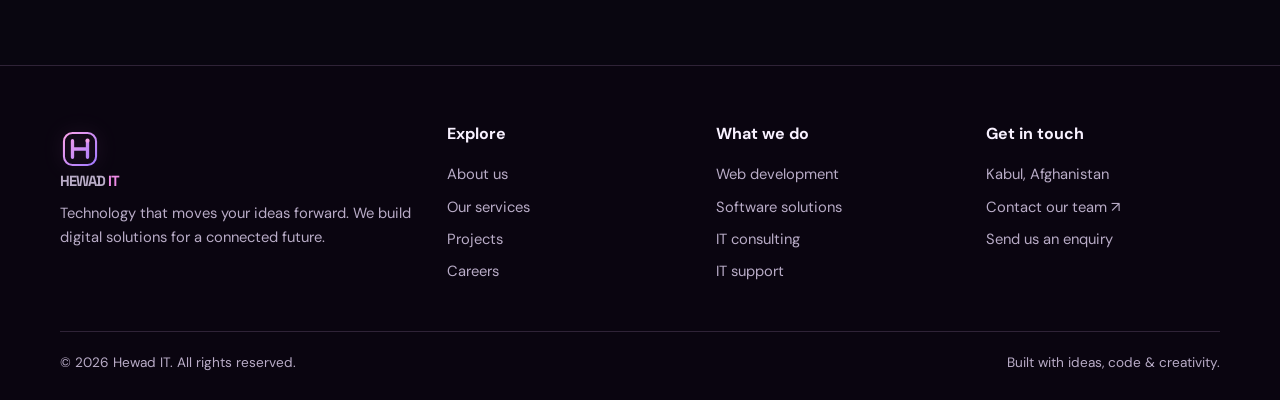
<file: services.html>
<!-- services.html -->
<!DOCTYPE html>
<html lang="en">
<head>
<meta charset="UTF-8">
<meta name="viewport" content="width=device-width, initial-scale=1.0">
<meta name="description" content="Explore Hewad IT services, including web development, software, cloud, consulting and IT support.">
<meta name="theme-color" content="#090610">
<link rel="icon" type="image/svg+xml" href="images/hewad-logo.svg">
<title>Our Services | Hewad IT</title>
<link rel="stylesheet" href="style.css">
</head>
<body>

<header class="site-header">
<div class="container navbar">
<a class="brand" href="index.html#home"><img class="brand-mark" src="images/hewad-logo.svg" alt=""> HEWAD <span>IT</span></a>
<nav class="nav-links" aria-label="Main navigation">
<a href="index.html#home">Home</a>
<a href="index.html#about">About</a>
<a href="index.html#services">Services</a>
<a href="index.html#work">What we build</a>
<a href="index.html#careers">Careers</a>
<a href="index.html#contact">Contact</a>
</nav>
<div class="nav-actions">
<a class="btn" href="index.html#contact">Start a conversation ↗</a>
<button class="menu-toggle" aria-label="Open menu" aria-expanded="false">☰</button>
</div>
</div>
</header>

<main>
<section class="page-hero container">
<div class="breadcrumb">Home / Services</div>
<span class="eyebrow">What we do</span>
<h1>Complete IT solutions<br><span class="gradient-text">for your next step.</span></h1>
<p class="section-intro">
From building your online presence to supporting your technology,
explore services that can be tailored to your goals.
</p>
</section>

<section class="section container">
<div class="grid-3">

<article class="card reveal">
<div class="icon-box">⌘</div>
<h3>Web Development</h3>
<p>Responsive business websites, web applications, user-friendly interfaces and ongoing improvements.</p>
</article>

<article class="card reveal">
<div class="icon-box">▣</div>
<h3>Software Development</h3>
<p>Custom software concepts and digital tools designed around your workflow and requirements.</p>
</article>

<article class="card reveal">
<div class="icon-box">✧</div>
<h3>AI & Automation</h3>
<p>Explore responsible automation and AI-powered features that can simplify repetitive tasks.</p>
</article>

<article class="card reveal">
<div class="icon-box">☁</div>
<h3>Cloud Services</h3>
<p>Cloud planning, deployment support and scalable digital infrastructure.</p>
</article>

<article class="card reveal">
<div class="icon-box">⌁</div>
<h3>IT Consulting</h3>
<p>Technology planning, solution selection and guidance for digital projects.</p>
</article>

<article class="card reveal">
<div class="icon-box">◉</div>
<h3>IT Support</h3>
<p>Technical assistance, troubleshooting and practical support for everyday IT needs.</p>
</article>

</div>
</section>

<section class="container section">
<div class="cta reveal">
<div>
<h2>Need a solution built around your business?</h2>
<p>Let's talk about your requirements and possible next steps.</p>
</div>
<a class="btn" href="contact.html">Request a consultation ↗</a>
</div>
</section>
</main>

<footer class="site-footer">
<div class="container">
<div class="footer-grid">
<div>
<a class="brand" href="index.html"><img class="brand-mark" src="images/hewad-logo.svg" alt=""> HEWAD <span>IT</span></a>
<p>Technology that moves your ideas forward. We build digital solutions for a connected future.</p>
</div>
<div>
<h4>Explore</h4>
<a href="about.html">About us</a>
<a href="services.html">Our services</a>
<a href="projects.html">Projects</a>
<a href="careers.html">Careers</a>
</div>
<div>
<h4>What we do</h4>
<a href="services.html">Web development</a>
<a href="services.html">Software solutions</a>
<a href="services.html">IT consulting</a>
<a href="services.html">IT support</a>
</div>
<div>
<h4>Get in touch</h4>
<p>Kabul, Afghanistan</p>
<a href="contact.html">Contact our team ↗</a>
<a href="contact.html">Send us an enquiry</a>
</div>
</div>
<div class="footer-bottom">
<span>© <span data-year></span> Hewad IT. All rights reserved.</span>
<span>Built with ideas, code & creativity.</span>
</div>
</div>
</footer>

<a class="floating-home" href="index.html#home" aria-label="Back to Hewad IT home">
    <img src="images/hewad-logo.svg" alt="">
</a>

<script src="main.js" defer></script>
</body>
</html>
</file>
<file: style.css>
@import url('https://fonts.googleapis.com/css2?family=DM+Sans:wght@400;500;600;700&family=Space+Grotesk:wght@400;500;600;700&display=swap');

:root {
    --bg: #090610;
    --panel: #140d20;
    --panel2: #1c112b;
    --text: #f8f1ff;
    --muted: #b9acc7;
    --pink: #ed8be5;
    --purple: #a855f7;
    --line: rgba(236,190,255,.16);
    --glow: 0 0 35px rgba(181,72,255,.22);
}

* {
    box-sizing: border-box;
    margin: 0;
    padding: 0;
}

html {
    scroll-behavior: smooth;
    scroll-padding-top: 90px;
}

html.one-page {
    scroll-snap-type: y mandatory;
}

#home,
#about,
#services,
#approach,
#work,
#careers,
#contact {
    scroll-snap-align: start;
    scroll-snap-stop: always;
}

body {
    font-family: 'DM Sans', sans-serif;
    background: var(--bg);
    color: var(--text);
    line-height: 1.65;
    overflow-x: hidden;
}

body:before {
    content: "";
    position: fixed;
    inset: 0;
    pointer-events: none;
    z-index: -1;
    background:
        radial-gradient(circle at 80% 12%, rgba(114,35,158,.18), transparent 28%),
        radial-gradient(circle at 8% 55%, rgba(71,28,115,.15), transparent 32%);
}

a {
    color: inherit;
    text-decoration: none;
}

:focus-visible {
    outline: 3px solid var(--pink);
    outline-offset: 4px;
}

button, input, textarea, select {
    font: inherit;
}

.container {
    width: min(1160px, calc(100% - 48px));
    margin: auto;
}

/* NAVIGATION */

.site-header {
    position: sticky;
    top: 0;
    z-index: 100;
    background: rgba(9,6,16,.84);
    backdrop-filter: blur(18px);
    border-bottom: 1px solid var(--line);
}

.navbar {
    min-height: 78px;
    display: flex;
    align-items: center;
    justify-content: space-between;
    gap: 25px;
}

.brand {
    font-family: 'Space Grotesk';
    font-size: 1.35rem;
    font-weight: 700;
    letter-spacing: -1px;
    display: flex;
    align-items: center;
    gap: 10px;
    white-space: nowrap;
}

.brand-mark {
    display: block;
    width: 40px;
    height: 40px;
    flex: 0 0 auto;
    filter: drop-shadow(0 0 10px rgba(237,139,229,.2));
    transition: filter .25s,transform .25s;
}

.brand:hover .brand-mark {
    filter: drop-shadow(0 0 14px rgba(237,139,229,.5));
    transform: translateY(-2px);
}

.brand span:last-child {
    color: var(--pink);
}

.nav-links {
    display: flex;
    align-items: center;
    gap: 28px;
}

.nav-links a {
    font-size: .91rem;
    color: var(--muted);
    transition: .25s;
    position: relative;
}

.nav-links a:after {
    content: "";
    position: absolute;
    left: 0;
    bottom: -8px;
    width: 0;
    height: 2px;
    background: var(--pink);
    transition: .25s;
}

.nav-links a:hover,
.nav-links a.active {
    color: white;
}

.nav-links a:hover:after,
.nav-links a.active:after {
    width: 100%;
}

.nav-actions {
    display: flex;
    align-items: center;
    gap: 12px;
}

.menu-toggle {
    display: none;
    background: none;
    border: 1px solid var(--line);
    color: white;
    border-radius: 10px;
    padding: 8px 12px;
    font-size: 1.2rem;
}

/* BUTTONS */

.btn {
    display: inline-flex;
    align-items: center;
    justify-content: center;
    gap: 10px;
    padding: 13px 21px;
    border-radius: 12px;
    background: linear-gradient(110deg,var(--pink),#b46cf3);
    color: #1b0b24;
    font-weight: 700;
    border: 1px solid transparent;
    box-shadow: 0 7px 0 rgba(116,48,130,.28);
    transition: transform .25s, box-shadow .25s, filter .25s;
    cursor: pointer;
}

.btn:hover {
    transform: translateY(-5px);
    box-shadow: 0 12px 28px rgba(210,99,236,.25);
    filter: brightness(1.08);
}

.btn-outline {
    background: transparent;
    color: var(--text);
    border-color: rgba(237,139,229,.6);
    box-shadow: none;
}

.btn-outline:hover {
    background: rgba(237,139,229,.1);
    box-shadow: var(--glow);
}

/* HERO */

.hero {
    padding: 100px 0 70px;
    min-height: 650px;
    display: grid;
    grid-template-columns: 1.05fr .95fr;
    align-items: center;
    gap: 45px;
}

.eyebrow {
    display: inline-flex;
    align-items: center;
    gap: 9px;
    border: 1px solid var(--line);
    background: rgba(181,72,255,.08);
    border-radius: 30px;
    padding: 7px 13px;
    color: #e8b7f3;
    font-size: .82rem;
    letter-spacing: .08em;
    text-transform: uppercase;
}

.dot {
    width: 7px;
    height: 7px;
    border-radius: 50%;
    background: var(--pink);
    box-shadow: 0 0 12px var(--pink);
}

h1, h2, h3 {
    font-family: 'Space Grotesk', sans-serif;
    line-height: 1.1;
    letter-spacing: -.045em;
}

.hero h1 {
    font-size: clamp(2.8rem,6vw,5.3rem);
    margin: 24px 0;
}

.gradient-text {
    background: linear-gradient(100deg,#fff 5%,#f19be8 48%,#a77bff 95%);
    background-clip: text;
    -webkit-background-clip: text;
    color: transparent;
}

.sr-only {
    position: absolute;
    width: 1px;
    height: 1px;
    padding: 0;
    margin: -1px;
    overflow: hidden;
    clip: rect(0,0,0,0);
    white-space: nowrap;
    border: 0;
}

.hero p,
.section-intro {
    font-size: 1.12rem;
    color: var(--muted);
    max-width: 590px;
}

.hero-buttons {
    display: flex;
    flex-wrap: wrap;
    gap: 15px;
    margin-top: 30px;
}

/* HERO ANIMATION */

.hero-art {
    min-height: 420px;
    position: relative;
    display: grid;
    place-items: center;
}

.orbit {
    position: absolute;
    width: min(420px,90%);
    aspect-ratio: 1;
    border: 1px solid rgba(214,135,255,.25);
    border-radius: 50%;
    box-shadow: 0 0 80px rgba(151,54,227,.13),
                inset 0 0 70px rgba(151,54,227,.1);
    animation: spin 28s linear infinite;
}

.orbit:before,
.orbit:after {
    content: "";
    position: absolute;
    width: 13px;
    height: 13px;
    border-radius: 50%;
    background: var(--pink);
    box-shadow: 0 0 22px var(--pink);
}

.orbit:before {
    top: 13%;
    left: 19%;
}

.orbit:after {
    bottom: 12%;
    right: 17%;
    background: #9d8bff;
}

.device {
    width: min(390px,92%);
    padding: 17px;
    border: 1px solid rgba(237,139,229,.35);
    border-radius: 25px;
    background: linear-gradient(145deg,#26163b,#100a19 70%);
    box-shadow: 0 35px 90px rgba(0,0,0,.55),var(--glow);
    transform: rotate(-5deg);
    position: relative;
    z-index: 2;
    animation: float 5s ease-in-out infinite;
}

.device-screen {
    border-radius: 15px;
    background: linear-gradient(145deg,#1c1230,#090711);
    padding: 25px;
    min-height: 250px;
    border: 1px solid var(--line);
}

.screen-top {
    display: flex;
    gap: 6px;
    margin-bottom: 28px;
}

.screen-top i {
    width: 7px;
    height: 7px;
    border-radius: 50%;
    background: #f18be7;
}

.screen-logo {
    font: 700 1.8rem 'Space Grotesk';
    color: #f3b4ef;
}

.screen-logo span {
    color: white;
}

.device-screen p {
    color: #bba8cb;
    margin: 8px 0 20px;
}

.code-line {
    height: 8px;
    border-radius: 8px;
    background: linear-gradient(90deg,#b96af4,rgba(185,106,244,.08));
    margin: 13px 0;
    width: 80%;
}

.code-line:nth-child(3) {
    width: 58%;
}

.code-line:nth-child(4) {
    width: 92%;
}

.screen-chip {
    display: inline-block;
    margin-top: 20px;
    padding: 9px 13px;
    border-radius: 9px;
    background: rgba(170,95,235,.15);
    color: #e9b5ff;
    border: 1px solid var(--line);
}

.floating-tag {
    position: absolute;
    z-index: 3;
    padding: 12px 16px;
    background: #1b1128;
    border: 1px solid var(--line);
    border-radius: 13px;
    box-shadow: var(--glow);
    color: #f1c6f1;
    font-weight: 600;
    animation: float 4s ease-in-out infinite;
}

.tag-one {
    top: 15%;
    right: 0;
}

.tag-two {
    bottom: 12%;
    left: 0;
    animation-delay: 1s;
}

/* STATISTICS */

.stats {
    display: grid;
    grid-template-columns: repeat(4,1fr);
    border: 1px solid var(--line);
    border-radius: 18px;
    background: rgba(26,15,39,.75);
    margin: 0 auto 90px;
    overflow: hidden;
}

.stat {
    padding: 25px;
    text-align: center;
    border-right: 1px solid var(--line);
}

.stat:last-child {
    border: 0;
}

.stat strong {
    display: block;
    font: 700 2rem 'Space Grotesk';
    color: var(--pink);
}

.stat span {
    color: var(--muted);
    font-size: .9rem;
}

/* SECTIONS */

.section {
    padding: 82px 0;
}

.section-head {
    display: flex;
    justify-content: space-between;
    align-items: end;
    gap: 25px;
    margin-bottom: 34px;
}

.section h2,
.page-hero h1 {
    font-size: clamp(2.2rem,4.8vw,3.8rem);
    margin: 15px 0;
}

.grid-3 {
    display: grid;
    grid-template-columns: repeat(3,1fr);
    gap: 20px;
}

.grid-2 {
    display: grid;
    grid-template-columns: repeat(2,1fr);
    gap: 22px;
}

/* CARDS AND HOVER EFFECTS */

.card {
    background: linear-gradient(145deg,rgba(34,20,51,.92),rgba(17,10,26,.95));
    border: 1px solid var(--line);
    border-radius: 18px;
    padding: 27px;
    transition: transform .3s,border-color .3s,box-shadow .3s;
    position: relative;
    overflow: hidden;
}

.card:before {
    content: "";
    position: absolute;
    width: 160px;
    height: 160px;
    right: -90px;
    top: -90px;
    border-radius: 50%;
    background: rgba(196,89,242,.12);
    filter: blur(15px);
    transition: .35s;
}

.card:hover {
    transform: translateY(-9px);
    border-color: rgba(237,139,229,.65);
    box-shadow: var(--glow);
}

.card:hover:before {
    transform: scale(1.7);
}

.icon-box {
    width: 52px;
    height: 52px;
    border-radius: 14px;
    display: grid;
    place-items: center;
    background: rgba(195,103,245,.14);
    border: 1px solid var(--line);
    font-size: 1.5rem;
    margin-bottom: 22px;
}

.card h3 {
    font-size: 1.3rem;
    margin-bottom: 12px;
}

.card p {
    color: var(--muted);
}

.text-link {
    display: inline-flex;
    gap: 8px;
    color: #f1a3e8;
    font-weight: 700;
    margin-top: 20px;
    transition: gap .2s;
}

.text-link:hover {
    gap: 14px;
}

/* ABOUT SECTION */

.split {
    display: grid;
    grid-template-columns: 1fr 1fr;
    gap: 55px;
    align-items: center;
}

.process-card {
    min-height: 220px;
}

.process-number {
    display: inline-block;
    color: var(--pink);
    font: 700 1rem 'Space Grotesk', sans-serif;
    letter-spacing: .12em;
    margin-bottom: 24px;
}

.career-card {
    align-self: center;
}

.visual-panel {
    min-height: 350px;
    border: 1px solid var(--line);
    border-radius: 22px;
    background:
        radial-gradient(circle at 50% 35%,rgba(173,76,233,.3),transparent 50%),
        linear-gradient(145deg,#241334,#100a18);
    display: grid;
    place-items: center;
    position: relative;
    overflow: hidden;
}

.visual-panel .big-h {
    font: 700 clamp(7rem,18vw,13rem) 'Space Grotesk';
    color: rgba(238,148,235,.8);
    text-shadow: 0 0 55px rgba(211,105,242,.4);
}

/* PROJECTS */

.project-card {
    padding: 0;
}

.project-thumb {
    height: 210px;
    background: linear-gradient(135deg,#28123e,#57317a 55%,#130b20);
    position: relative;
    overflow: hidden;
}

.project-thumb img {
    display: block;
    width: 100%;
    height: 100%;
    object-fit: cover;
    transition: transform .5s ease;
}

.project-card:hover .project-thumb img {
    transform: scale(1.05);
}

.project-thumb:after {
    content: "";
    position: absolute;
    inset: 0;
    background: linear-gradient(120deg,transparent,rgba(255,255,255,.12),transparent);
    transform: translateX(-100%);
    transition: .6s;
}

.project-card:hover .project-thumb:after {
    transform: translateX(100%);
}

.project-info {
    padding: 23px;
}

.project-info small {
    color: #e8a4e7;
    text-transform: uppercase;
    letter-spacing: .1em;
}

/* CALL TO ACTION */

.cta {
    padding: 45px;
    border: 1px solid rgba(230,132,239,.3);
    border-radius: 23px;
    background:
        radial-gradient(ellipse at 85% 50%,rgba(174,65,222,.3),transparent 45%),
        linear-gradient(120deg,#21112f,#120b1c);
    display: flex;
    justify-content: space-between;
    align-items: center;
    gap: 25px;
}

.cta h2 {
    font-size: clamp(1.8rem,4vw,2.8rem);
    max-width: 620px;
}

/* INNER PAGE HEADERS */

.page-hero {
    padding: 90px 0 55px;
    text-align: center;
}

.page-hero .section-intro {
    margin: 0 auto;
}

.breadcrumb {
    color: var(--muted);
    font-size: .9rem;
    margin-bottom: 20px;
}

/* TEAM */

.team-card {
    text-align: center;
}

.avatar {
    width: 86px;
    height: 86px;
    margin: 0 auto 17px;
    border-radius: 50%;
    display: grid;
    place-items: center;
    background: linear-gradient(135deg,#e98be2,#8050cf);
    font-size: 2rem;
    color: #160b20;
}

/* PROJECT FILTERS */

.filter-bar {
    display: flex;
    gap: 10px;
    flex-wrap: wrap;
    margin-bottom: 25px;
}

.filter-btn {
    padding: 9px 16px;
    background: transparent;
    color: var(--muted);
    border: 1px solid var(--line);
    border-radius: 30px;
    cursor: pointer;
    transition: .2s;
}

.filter-btn.active,
.filter-btn:hover {
    background: #e99be6;
    color: #190b21;
    border-color: #e99be6;
}

/* FAQ */

.faq-item {
    border-bottom: 1px solid var(--line);
}

.faq-question {
    width: 100%;
    background: none;
    border: 0;
    color: white;
    text-align: left;
    padding: 22px 0;
    display: flex;
    justify-content: space-between;
    gap: 20px;
    cursor: pointer;
    font-size: 1.08rem;
}

.faq-question span:last-child {
    color: var(--pink);
    font-size: 1.4rem;
}

.faq-answer {
    max-height: 0;
    overflow: hidden;
    color: var(--muted);
    transition: max-height .35s,padding .35s;
}

.faq-item.open .faq-answer {
    padding: 0 35px 20px 0;
}

/* CONTACT */

.contact-layout {
    display: grid;
    grid-template-columns: .8fr 1.2fr;
    gap: 25px;
}

.contact-section {
    margin-top: 32px;
}

.contact-list {
    display: grid;
    gap: 15px;
}

.contact-line {
    padding: 18px;
    border: 1px solid var(--line);
    border-radius: 13px;
    background: rgba(26,15,39,.6);
}

.contact-line b {
    display: block;
    color: #f1a3e8;
}

.form-card label {
    display: block;
    font-weight: 600;
    margin: 14px 0 7px;
}

.form-card input,
.form-card textarea,
.form-card select {
    width: 100%;
    padding: 13px 14px;
    background: #0d0814;
    border: 1px solid var(--line);
    border-radius: 10px;
    color: white;
    outline: none;
}

.form-card input:focus,
.form-card textarea:focus {
    border-color: var(--pink);
    box-shadow: 0 0 0 3px rgba(237,139,229,.1);
}

.form-card textarea {
    min-height: 130px;
    resize: vertical;
}

.form-card input:focus,
.form-card textarea:focus,
.form-card select:focus {
    border-color: var(--pink);
    box-shadow: 0 0 0 3px rgba(237,139,229,.1);
}

.form-card select option {
    background: var(--panel);
    color: var(--text);
}

.form-status,
.form-note {
    margin-top: 12px;
    color: var(--muted);
    font-size: .88rem;
}

[hidden] {
    display: none !important;
}

/* FOOTER */

.site-footer {
    border-top: 1px solid var(--line);
    padding: 55px 0 25px;
    margin-top: 80px;
    background: rgba(12,7,18,.7);
}

.footer-grid {
    display: grid;
    grid-template-columns: 1.5fr 1fr 1fr 1fr;
    gap: 35px;
}

.footer-grid h4 {
    margin-bottom: 15px;
}

.footer-grid p,
.footer-grid a {
    color: var(--muted);
    font-size: .92rem;
}

.footer-grid a {
    display: block;
    margin: 8px 0;
    transition: .2s;
}

.footer-grid a:hover {
    color: var(--pink);
    transform: translateX(3px);
}

.footer-bottom {
    display: flex;
    justify-content: space-between;
    gap: 15px;
    border-top: 1px solid var(--line);
    margin-top: 40px;
    padding-top: 20px;
    color: var(--muted);
    font-size: .85rem;
}

/* SCROLL ANIMATION */

.js .reveal {
    opacity: 0;
    transform: translateY(28px);
    transition: opacity .7s ease,transform .7s ease;
}

.js .reveal.visible {
    opacity: 1;
    transform: none;
}

.floating-home {
    position: fixed;
    right: 24px;
    bottom: 24px;
    z-index: 99;
    width: 58px;
    height: 58px;
    display: grid;
    place-items: center;
    border: 1px solid rgba(237,139,229,.5);
    border-radius: 20px;
    background: rgba(20,13,32,.92);
    box-shadow: 0 10px 32px rgba(0,0,0,.38),var(--glow);
    backdrop-filter: blur(12px);
    transition: transform .25s,border-color .25s,box-shadow .25s;
}

.floating-home img {
    display: block;
    width: 38px;
    height: 38px;
    animation: float-logo 3.2s ease-in-out infinite;
}

.floating-home:hover {
    transform: translateY(-5px) scale(1.05);
    border-color: var(--pink);
    box-shadow: 0 14px 36px rgba(0,0,0,.45),0 0 28px rgba(237,139,229,.35);
}

.floating-home:hover img {
    animation-play-state: paused;
}

/* TYPING CURSOR */

.cursor {
    display: inline-block;
    width: 3px;
    height: .9em;
    background: var(--pink);
    margin-left: 4px;
    vertical-align: -.05em;
    animation: blink .8s steps(2) infinite;
}

/* KEYFRAMES */

@keyframes blink {
    50% { opacity: 0; }
}

@keyframes float {
    50% { transform: translateY(-13px) rotate(-3deg); }
}

@keyframes float-logo {
    50% { transform: translateY(-4px); }
}

@keyframes spin {
    to { transform: rotate(360deg); }
}

/* TABLET RESPONSIVE */

@media(max-width:900px) {
    .nav-links {
        gap: 15px;
    }

    .nav-links a {
        font-size: .82rem;
    }

    .hero {
        gap: 20px;
    }

    .grid-3 {
        grid-template-columns: repeat(2,1fr);
    }

    .footer-grid {
        grid-template-columns: repeat(2,1fr);
    }
}

/* MOBILE RESPONSIVE */

@media(max-width:700px) {
    html {
        scroll-padding-top: 68px;
    }

    .container {
        width: min(100% - 32px,560px);
    }

    .floating-home {
        right: 16px;
        bottom: 18px;
        width: 52px;
        height: 52px;
        border-radius: 17px;
    }

    .floating-home img {
        width: 34px;
        height: 34px;
    }

    .navbar {
        min-height: 68px;
    }

    .menu-toggle {
        display: block;
    }

    .nav-actions>.btn {
        display: none;
    }

    .nav-links {
        display: none;
        position: absolute;
        top: 68px;
        left: 0;
        right: 0;
        background: #100a18;
        padding: 22px 25px 28px;
        border-bottom: 1px solid var(--line);
        flex-direction: column;
        align-items: flex-start;
    }

    .nav-links.open {
        display: flex;
    }

    .nav-links a {
        font-size: 1rem;
    }

    .hero {
        padding: 65px 0 45px;
        grid-template-columns: 1fr;
        min-height: auto;
    }

    .hero-art {
        min-height: 340px;
    }

    .stats {
        grid-template-columns: repeat(2,1fr);
        margin-bottom: 45px;
    }

    .stat:nth-child(2) {
        border-right: 0;
    }

    .stat:nth-child(-n+2) {
        border-bottom: 1px solid var(--line);
    }

    .stat {
        padding: 18px 10px;
    }

    .stat strong {
        font-size: 1.6rem;
    }

    .section {
        padding: 60px 0;
    }

    .section-head {
        display: block;
    }

    .grid-3,
    .grid-2,
    .split,
    .contact-layout {
        grid-template-columns: 1fr;
    }

    .split {
        gap: 25px;
    }

    .cta {
        display: block;
        padding: 28px;
    }

    .cta .btn {
        margin-top: 22px;
    }

    .page-hero {
        padding: 65px 0 35px;
    }

    .footer-grid {
        grid-template-columns: 1fr 1fr;
        gap: 25px;
    }

    .footer-bottom {
        display: block;
    }

    .footer-bottom span {
        display: block;
        margin-top: 8px;
    }
}

/* ACCESSIBILITY */

@media(prefers-reduced-motion:reduce) {
    *,
    *:before,
    *:after {
        scroll-behavior: auto !important;
        animation-duration: .01ms !important;
        transition-duration: .01ms !important;
    }
}
</file>
